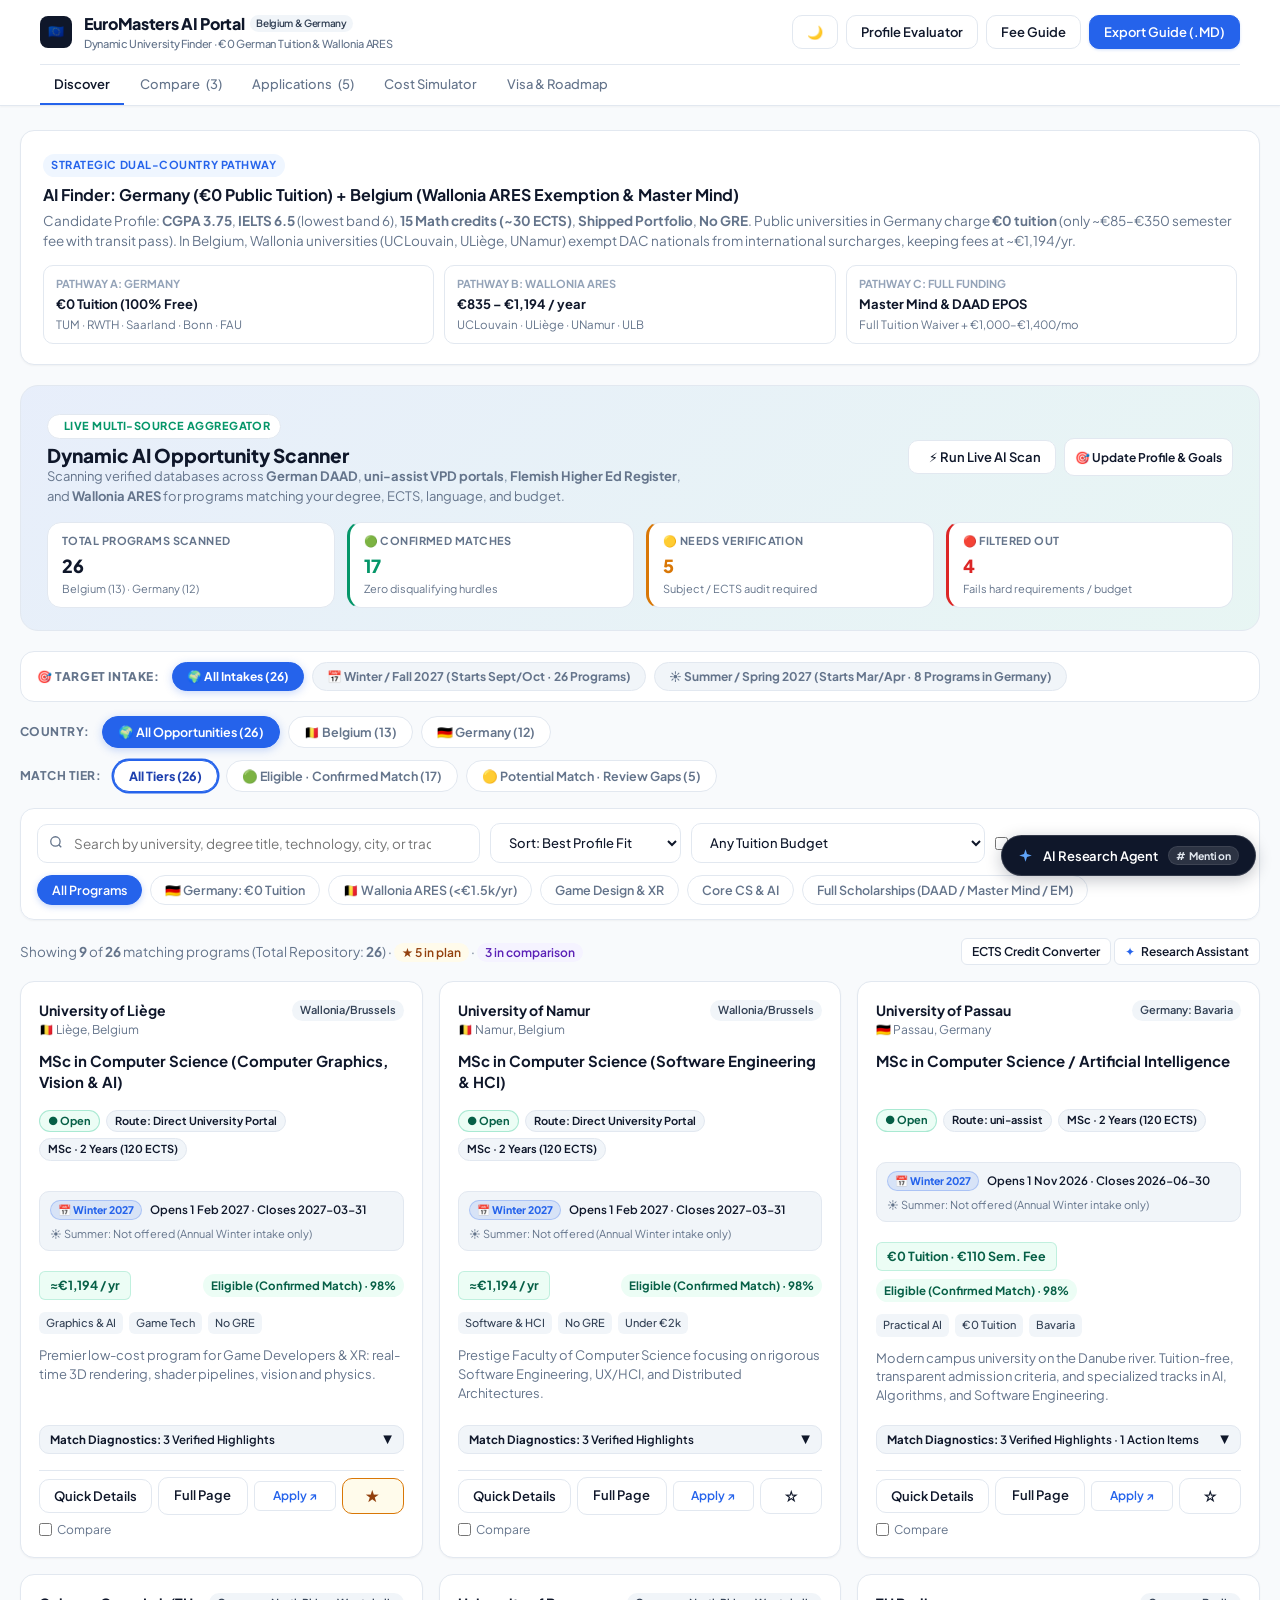
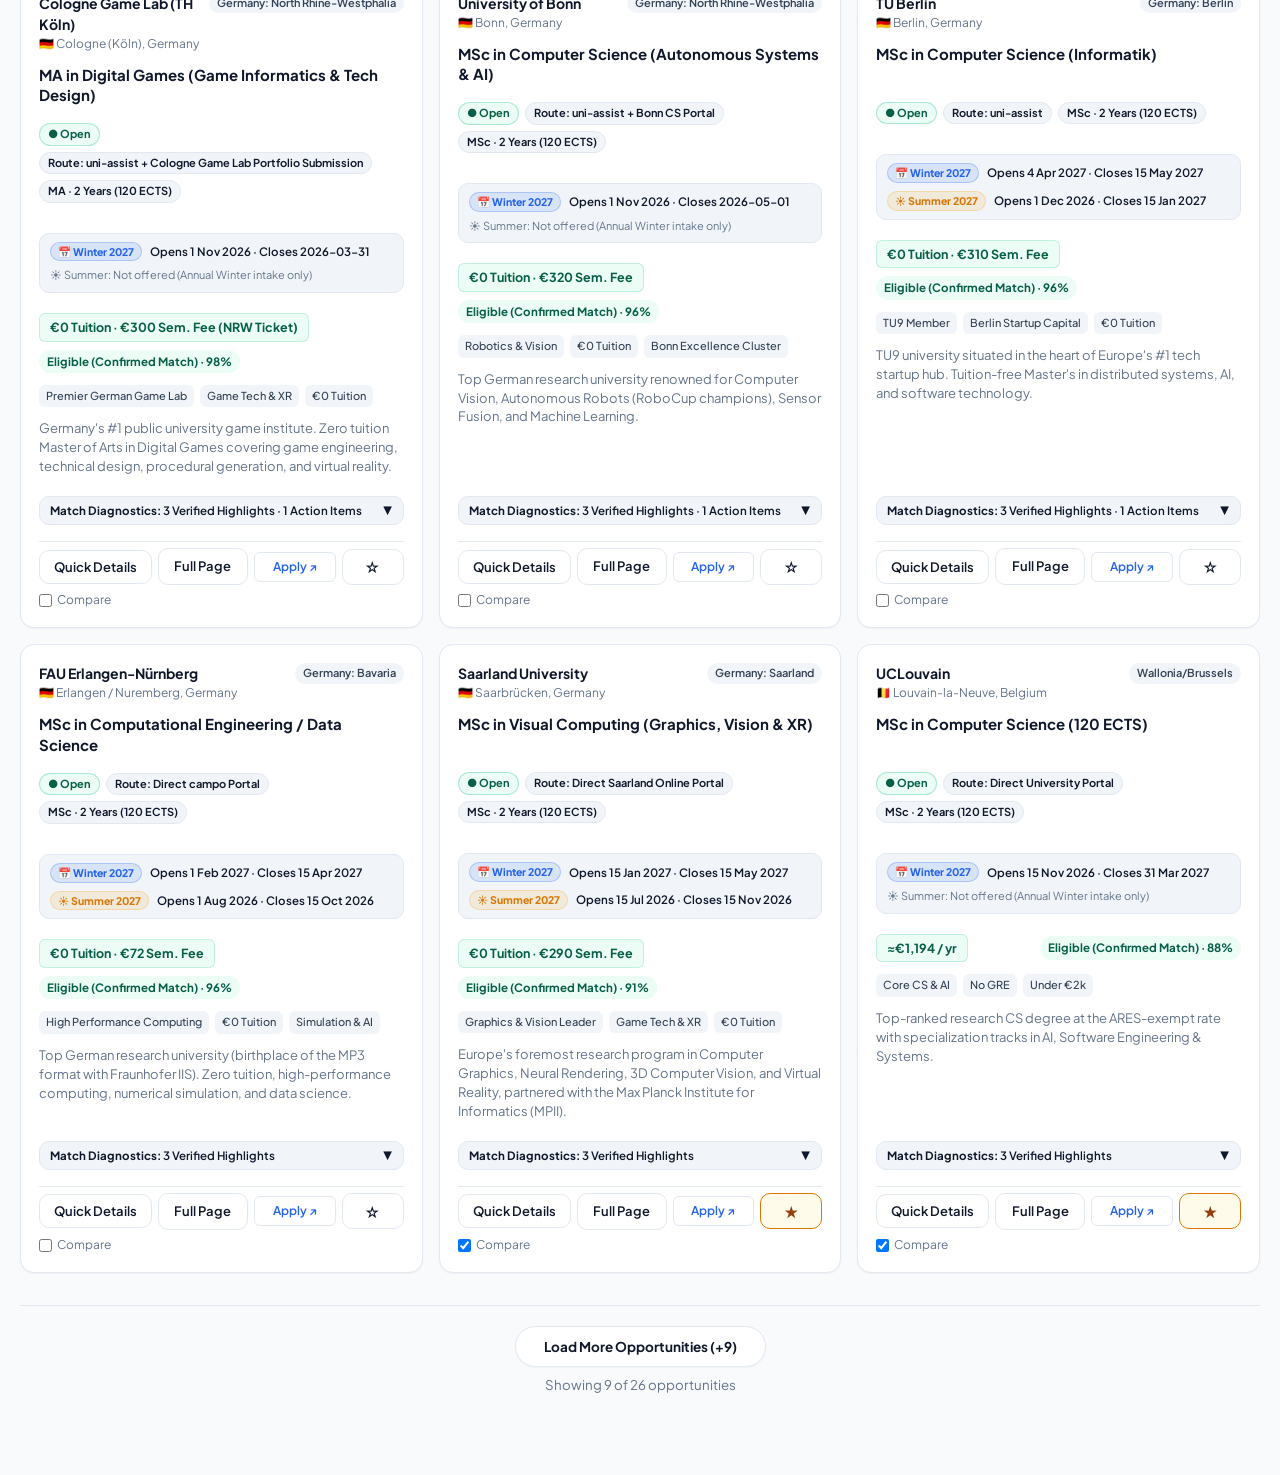
<file: index.html>
<!DOCTYPE html>
<html lang="en" data-theme="light">
<head>
  <meta charset="UTF-8">
  <meta name="viewport" content="width=device-width, initial-scale=1.0">
  <title>EuroMasters AI Finder | Belgium &amp; Germany CS, AI &amp; Tech Master's Portal</title>
  <meta name="description" content="AI-powered university finder dynamically matching your profile with English-taught Computer Science, AI, and Tech Master's degrees across Belgium and Germany with €0 German tuition and Wallonia ARES exemptions.">
  <meta name="keywords" content="Germany Masters, Belgium Masters, CS Germany, DAAD, uni-assist, UCLouvain, TUM, RWTH Aachen, Master Mind Scholarship, ARES Exemption, Student Visa">
  <meta name="author" content="Belgium Higher Education Portal">
  
  <!-- Open Graph -->
  <meta property="og:title" content="Belgium CS, AI &amp; Game Design Master’s Portal">
  <meta property="og:description" content="Find low-cost Belgian Master's programs (<€2k/yr), Master Mind scholarships, and get real-time AI research.">
  <meta property="og:type" content="website">

  <!-- Google Fonts -->
  <link rel="icon" href="data:image/svg+xml,<svg xmlns=%22http://www.w3.org/2000/svg%22 viewBox=%220 0 100 100%22><text y=%22.9em%22 font-size=%2290%22>🇧🇪</text></svg>">
  <link rel="preconnect" href="https://fonts.googleapis.com">
  <link rel="preconnect" href="https://fonts.gstatic.com" crossorigin>
  <link href="https://fonts.googleapis.com/css2?family=Inter:wght@400;500;600;700&family=Plus+Jakarta+Sans:wght@500;600;700;800&display=swap" rel="stylesheet">

  <!-- Stylesheets -->
  <link rel="stylesheet" href="css/base.css">
  <link rel="stylesheet" href="css/layout.css">
  <link rel="stylesheet" href="css/components.css">
  <link rel="stylesheet" href="css/university-page.css">
  <link rel="stylesheet" href="css/ai-agent.css">
</head>
<body>
  <!-- Global App Header -->
  <header>
    <div class="w">
      <div class="header-bar">
        <div class="logo-group">
          <div class="logo-badge">🇪🇺</div>
          <div>
            <div style="display:flex;align-items:center;gap:6px;">
              <span>EuroMasters AI Portal</span>
              <span class="region-badge" style="font-size:10px;padding:1px 6px;">Belgium &amp; Germany</span>
            </div>
            <span class="logo-sub">Dynamic University Finder · €0 German Tuition &amp; Wallonia ARES</span>
          </div>
        </div>

        <div class="header-actions">
          <button class="btn" id="themeToggleBtn" title="Toggle Light / Dark Mode" aria-label="Toggle Theme">🌙</button>
          <button class="btn" id="btnProfileModal" title="Customize Your Academic Profile" aria-label="Profile Evaluator">Profile Evaluator</button>
          <button class="btn" id="btnFeesInfoModal" title="How Belgian University Fees Work" aria-label="How Fees Work">Fee Guide</button>
          <button class="btn p" id="btnExportReport" title="Export Full Report as Markdown" aria-label="Export Markdown">Export Guide (.MD)</button>
        </div>
      </div>

      <!-- Navigation Tabs -->
      <nav class="main-nav" aria-label="Main Navigation">
        <button class="active" data-view="discover">Discover</button>
        <button data-view="compare">Compare <span id="navCompareCount"></span></button>
        <button data-view="plan">Applications <span id="navPlanCount"></span></button>
        <button data-view="costs">Cost Simulator</button>
        <button data-view="guide">Visa &amp; Roadmap</button>
      </nav>
    </div>
  </header>

  <!-- Main View Container -->
  <main class="w main-content">
    <h1 style="position: absolute; width: 1px; height: 1px; padding: 0; margin: -1px; overflow: hidden; clip: rect(0, 0, 0, 0); border: 0;">Belgium Computer Science, AI and Game Design Master's Degree Portal</h1>

    <!-- 1. Discover View -->
    <section class="view-section active" id="v-discover" aria-label="Discover Programs"></section>

    <!-- 2. Dedicated Full University Page View -->
    <section class="view-section" id="v-university-detail" aria-label="University Details Page"></section>

    <!-- 3. Side-by-Side Compare View -->
    <section class="view-section" id="v-compare" aria-label="Compare Programs"></section>

    <!-- 4. Plan & Applications Tracker -->
    <section class="view-section" id="v-plan" aria-label="Application Tracker"></section>

    <!-- 5. Living & Blocked Account Cost Simulator -->
    <section class="view-section" id="v-costs" aria-label="Cost Simulator"></section>

    <!-- 6. Visa D & Embassy Roadmap Guide -->
    <section class="view-section" id="v-guide" aria-label="Visa and Embassy Guide"></section>
  </main>

  <!-- Main Modular ES6 Application -->
  <script type="module" src="js/app.js"></script>
</body>
</html>
</file>
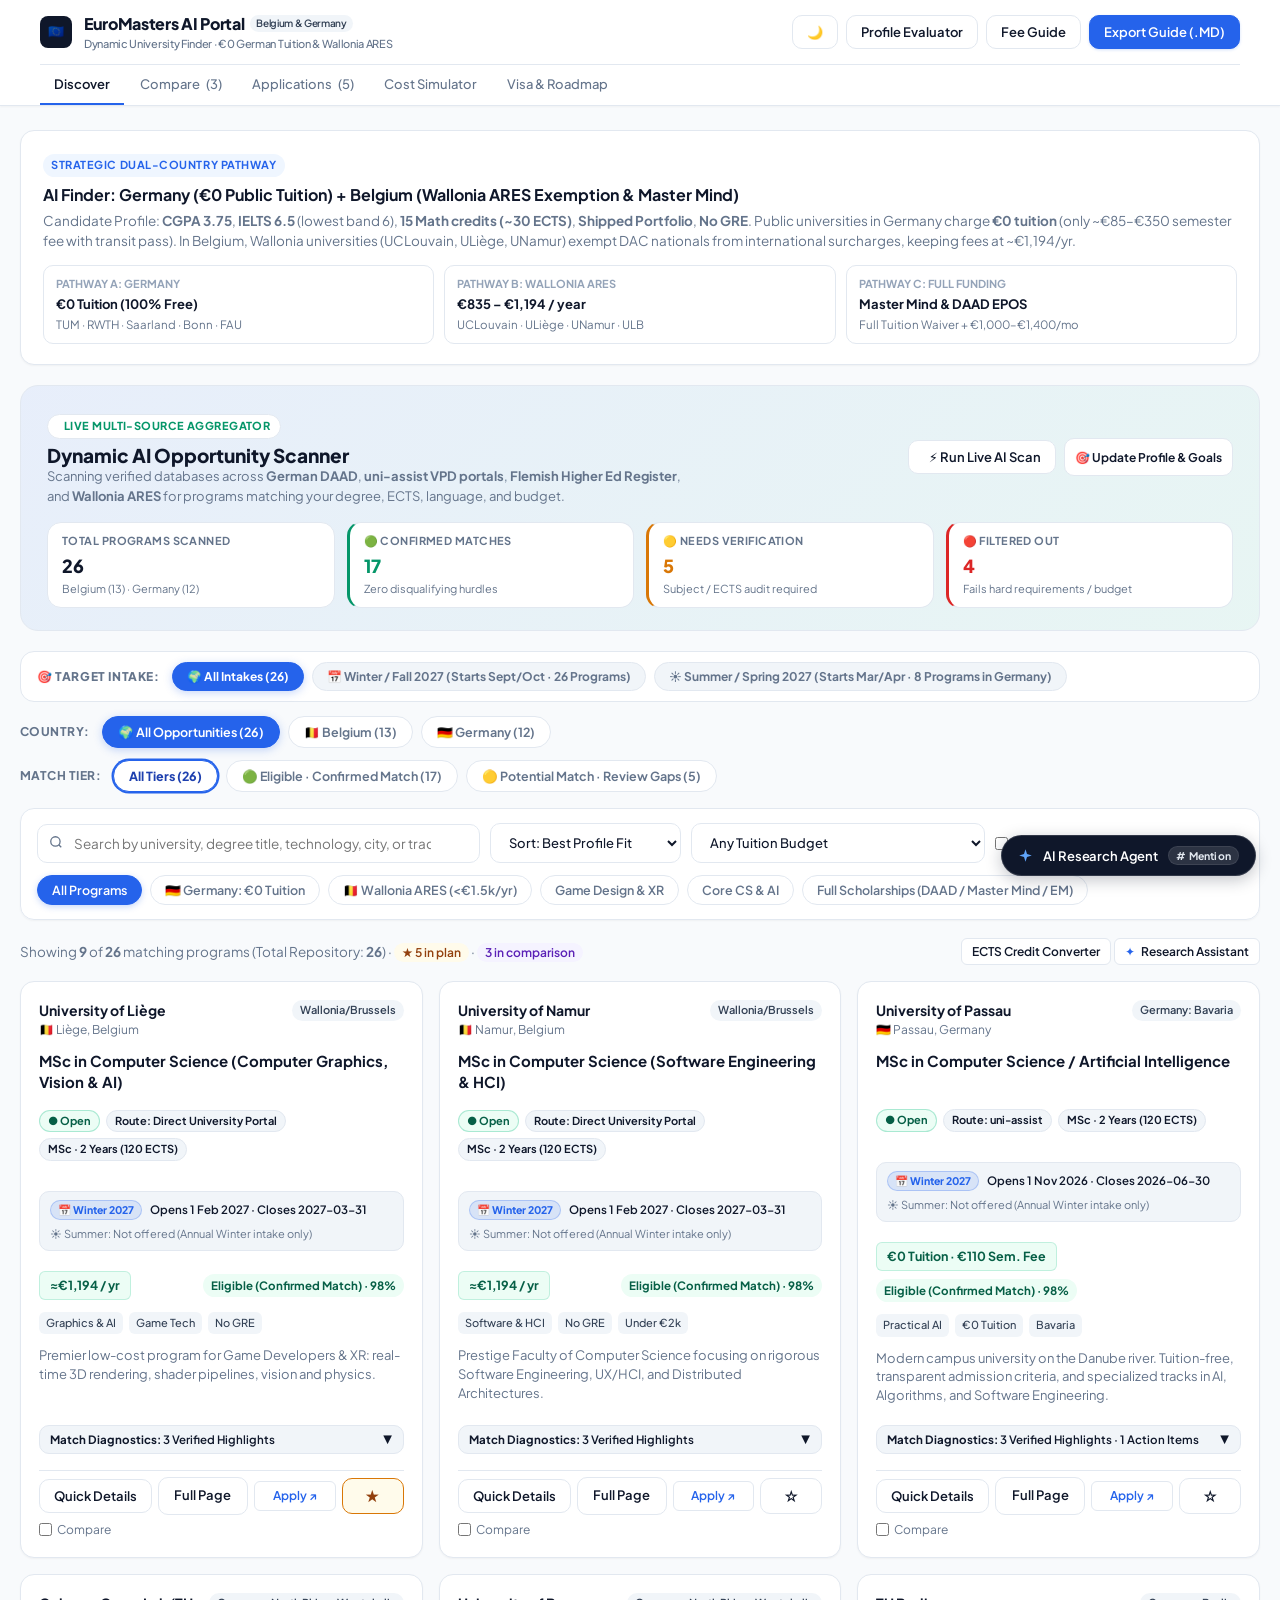
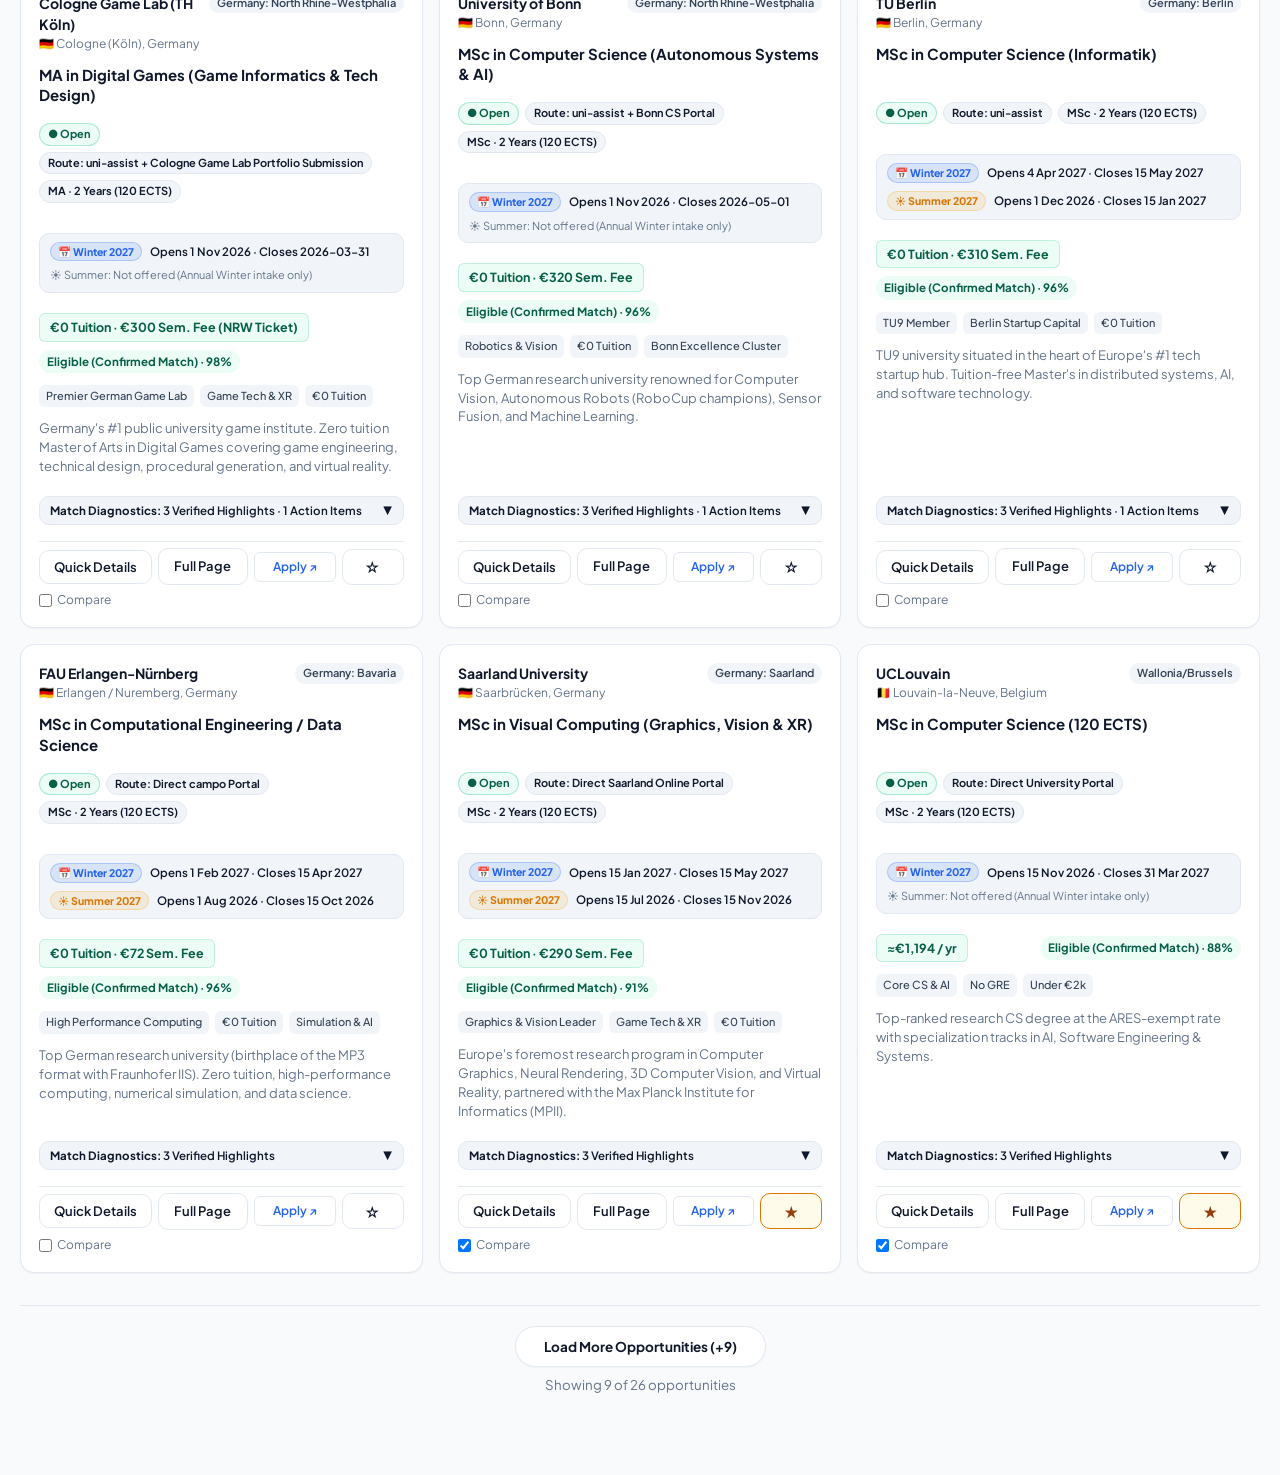
<file: belgium_masters_portal.html>
<!DOCTYPE html>
<html lang="en">
<head>
  <meta charset="UTF-8">
  <meta name="viewport" content="width=device-width, initial-scale=1.0">
  <meta http-equiv="refresh" content="0; url=index.html">
  <title>Redirecting to Belgium Master’s Portal...</title>
  <script>window.location.replace("index.html");</script>
</head>
<body style="font-family: sans-serif; text-align: center; padding: 40px;">
  <p>Redirecting to modern portal... If not redirected automatically, <a href="index.html">click here to open index.html</a>.</p>
</body>
</html>
</file>
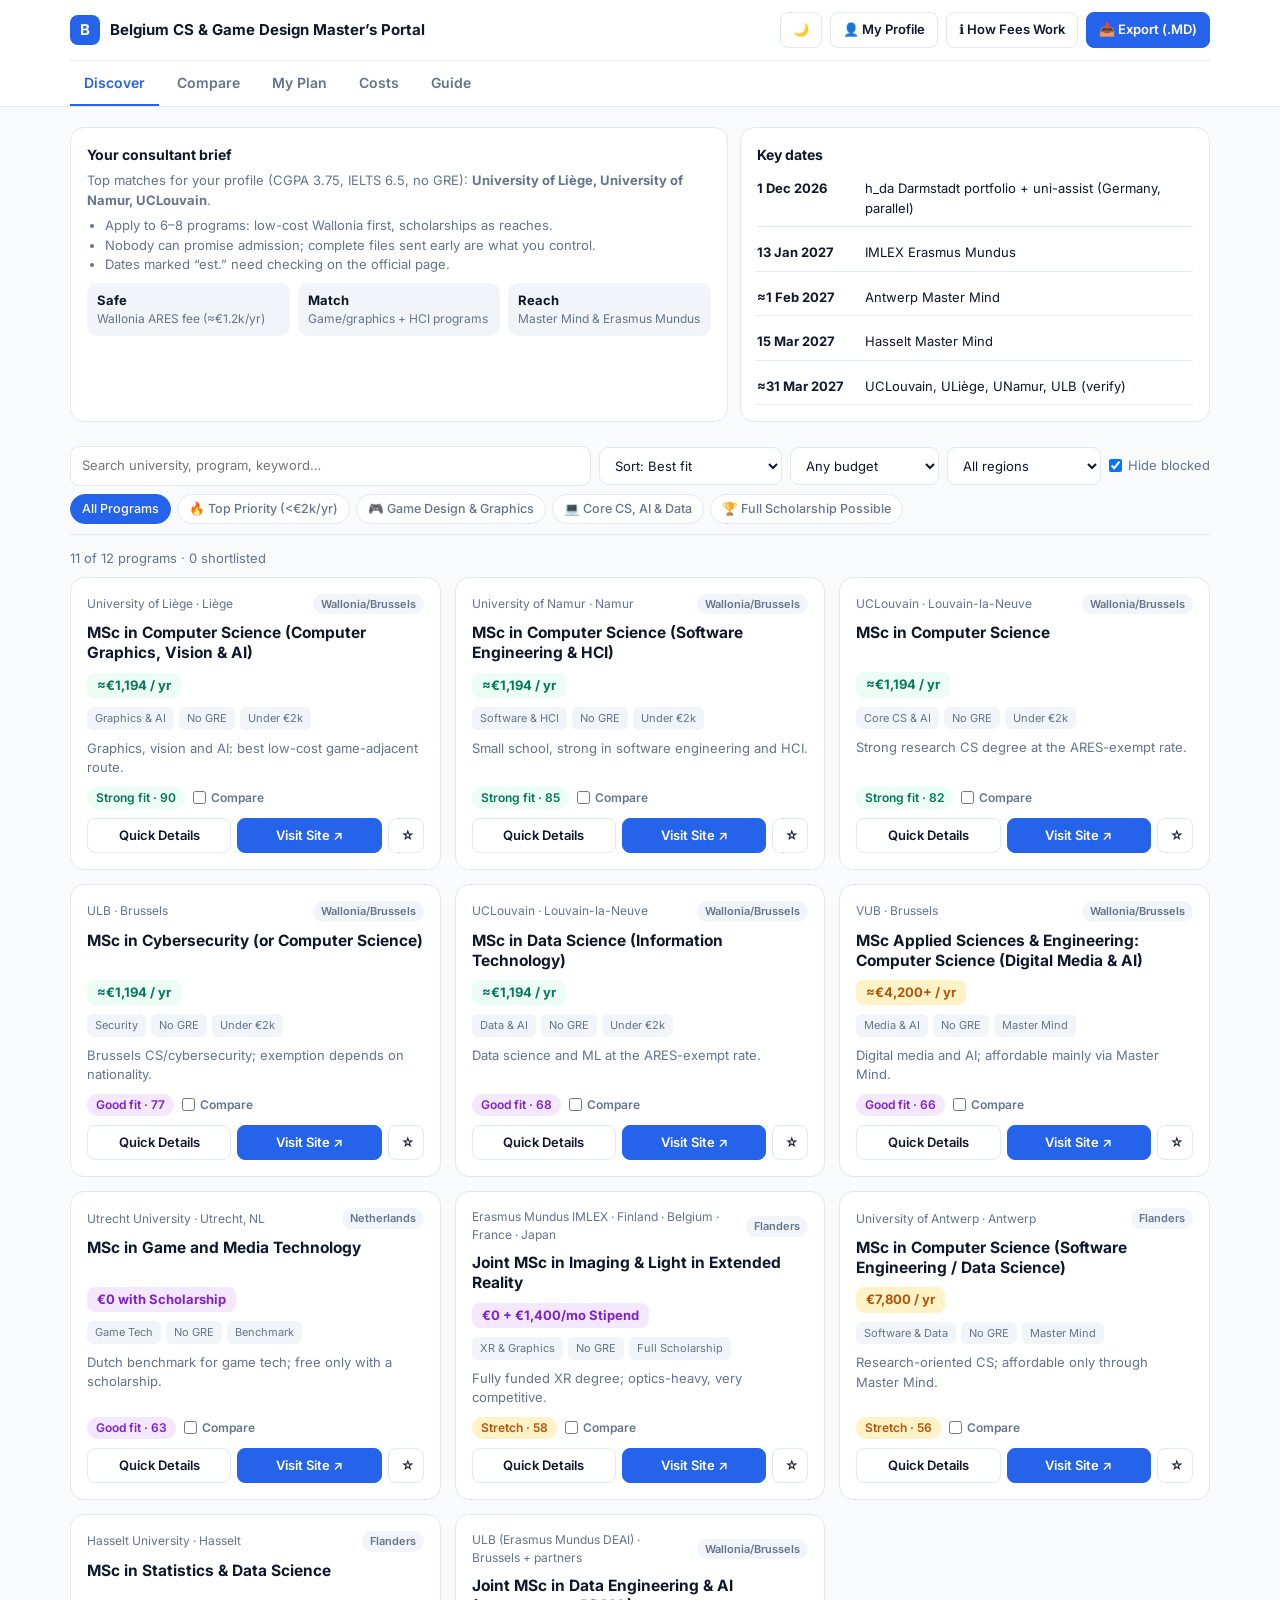
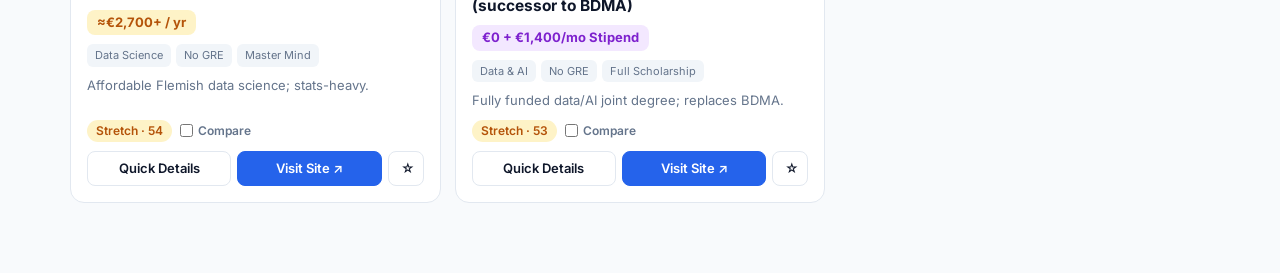
<file: belgium_masters_portal_backup.html>
<!DOCTYPE html>
<html lang="en">
<head>
<meta charset="UTF-8">
<meta name="viewport" content="width=device-width, initial-scale=1">
<title>Belgium CS &amp; Game Design Master’s Portal</title>
<link rel="preconnect" href="https://fonts.googleapis.com"><link rel="preconnect" href="https://fonts.gstatic.com" crossorigin>
<link href="https://fonts.googleapis.com/css2?family=Inter:wght@400;500;600;700;800&display=swap" rel="stylesheet">
<style>
:root{--bg:#F8FAFC;--card:#fff;--bd:#E2E8F0;--tx:#0F172A;--mu:#64748B;--pr:#2563EB;--prs:#EFF6FF;--gr:#10B981;--grs:#ECFDF5;--grt:#047857;--pus:#F3E8FF;--put:#7E22CE;--ams:#FEF3C7;--amt:#B45309;--rds:#FEE2E2;--rdt:#B91C1C;--ch:#F1F5F9}
[data-theme=dark]{--bg:#0B1120;--card:#111A2E;--bd:#1E293B;--tx:#E2E8F0;--mu:#94A3B8;--pr:#3B82F6;--prs:#172554;--grs:#052E22;--grt:#6EE7B7;--pus:#2E1065;--put:#D8B4FE;--ams:#3B2A05;--amt:#FCD34D;--rds:#450A0A;--rdt:#FCA5A5;--ch:#1E293B}
*{box-sizing:border-box;margin:0}body{font-family:Inter,system-ui,sans-serif;background:var(--bg);color:var(--tx);line-height:1.5;-webkit-font-smoothing:antialiased}
button,input,select{font:inherit;color:inherit}button{cursor:pointer}a{color:var(--pr)}
.w{max-width:1180px;margin:0 auto;padding:0 20px}
header{background:var(--card);border-bottom:1px solid var(--bd);position:sticky;top:0;z-index:30}
.bar{display:flex;align-items:center;justify-content:space-between;gap:10px;min-height:60px;flex-wrap:wrap;padding:8px 0}
.logo{display:flex;align-items:center;gap:10px;font-weight:700;font-size:15px}.logo i{width:30px;height:30px;border-radius:8px;background:var(--pr);color:#fff;display:grid;place-items:center;font-style:normal}
.btn{border-radius:8px;padding:7px 12px;font-size:13px;font-weight:600;border:1px solid var(--bd);background:var(--card);text-decoration:none;display:inline-block;text-align:center;transition:.15s}
.btn:hover{border-color:var(--pr);color:var(--pr)}.btn.p{background:var(--pr);border-color:var(--pr);color:#fff}.btn.p:hover{opacity:.9;color:#fff}.btn.sm{padding:5px 9px;font-size:12px}
.acts{display:flex;gap:8px;flex-wrap:wrap}
nav{display:flex;gap:4px;overflow-x:auto;border-top:1px solid var(--bd)}
nav button{border:0;background:none;padding:11px 14px;font-size:14px;font-weight:600;color:var(--mu);border-bottom:2px solid transparent;white-space:nowrap}
nav button.on{color:var(--pr);border-color:var(--pr)}
.view{display:none;padding:20px 0 70px}.view.on{display:block}
.box{background:var(--card);border:1px solid var(--bd);border-radius:14px;padding:16px}
.brief{display:grid;grid-template-columns:1.4fr 1fr;gap:12px;margin-bottom:14px}
.brief h3,.box h3{font-size:14px;margin-bottom:6px}.brief p,.brief li,.mu{font-size:13px;color:var(--mu)}.brief ul{padding-left:18px}
.mixes{display:grid;grid-template-columns:repeat(3,1fr);gap:8px;margin-top:8px}.mix{background:var(--ch);border-radius:10px;padding:8px 10px;font-size:12px;color:var(--mu)}.mix b{display:block;color:var(--tx);font-size:13px}
.fl{background:var(--bg);padding:10px 0;border-bottom:1px solid var(--bd);position:sticky;top:106px;z-index:20}
.row{display:flex;gap:8px;flex-wrap:wrap;align-items:center}
input[type=search],input[type=number],select,input[type=text]{padding:9px 11px;border:1px solid var(--bd);border-radius:9px;background:var(--card);font-size:13px;outline:none}
input:focus,select:focus{border-color:var(--pr)}.grow{flex:1 1 220px}
.pills{display:flex;gap:6px;flex-wrap:wrap;margin-top:8px}
.pill{padding:5px 11px;border-radius:99px;border:1px solid var(--bd);background:var(--card);font-size:12.5px;font-weight:500;color:var(--mu)}.pill.on{background:var(--pr);border-color:var(--pr);color:#fff}
.chk{display:flex;gap:6px;align-items:center;font-size:13px;color:var(--mu);cursor:pointer}
.cnt{font-size:13px;color:var(--mu);margin:14px 0 8px}
.grid{display:grid;grid-template-columns:repeat(3,1fr);gap:14px}
.card{background:var(--card);border:1px solid var(--bd);border-radius:14px;padding:16px;display:flex;flex-direction:column;gap:9px;transition:.15s}.card:hover{border-color:#94A3B8}
.meta{display:flex;justify-content:space-between;gap:8px;font-size:12px;color:var(--mu);align-items:center}
.rg{font-size:11px;font-weight:600;padding:2px 8px;border-radius:99px;background:var(--ch);white-space:nowrap}
.card h4{font-size:15.5px;line-height:1.3;display:-webkit-box;-webkit-line-clamp:2;-webkit-box-orient:vertical;overflow:hidden;min-height:40px}
.price{align-self:flex-start;font-size:13px;font-weight:700;padding:3px 10px;border-radius:8px}.g{background:var(--grs);color:var(--grt)}.p{background:var(--pus);color:var(--put)}.a{background:var(--ams);color:var(--amt)}.r{background:var(--rds);color:var(--rdt)}
.chips{display:flex;gap:5px;flex-wrap:wrap}.chip{font-size:11px;padding:3px 8px;border-radius:6px;background:var(--ch);color:var(--mu)}
.sum{font-size:13px;color:var(--mu);flex:1}
.fit{display:flex;align-items:center;gap:8px;font-size:12px;font-weight:600}.fit span{padding:2px 9px;border-radius:99px}
.bt{display:flex;gap:6px}.bt .btn{flex:1}
.star{flex:0 0 auto!important;width:36px}.star.on{background:var(--ams);border-color:var(--amt)}
.cmp{font-size:12px;color:var(--mu);display:flex;gap:5px;align-items:center;cursor:pointer}
.ov{position:fixed;inset:0;background:rgba(15,23,42,.55);backdrop-filter:blur(5px);display:none;align-items:center;justify-content:center;padding:14px;z-index:60}.ov.on{display:flex}
.md{background:var(--card);border:1px solid var(--bd);border-radius:16px;max-width:640px;width:100%;max-height:90vh;overflow:auto}
.mh{padding:20px 22px 14px;border-bottom:1px solid var(--bd);position:relative}.mh h2{font-size:18px;line-height:1.3;margin:6px 34px 8px 0}
.x{position:absolute;right:12px;top:12px;border:0;background:var(--ch);width:30px;height:30px;border-radius:8px}
.mb{padding:4px 22px}.sec{padding:13px 0;border-bottom:1px solid var(--bd)}.sec:last-child{border:0}.sec h5{font-size:13px;margin-bottom:7px}
.sec ul{padding-left:18px;font-size:13px;color:var(--mu)}.sec li{margin-bottom:4px}
.ck{display:grid;gap:6px}.ck div{display:flex;gap:8px;font-size:13px;align-items:flex-start}.ck b{flex:0 0 22px;height:22px;border-radius:6px;display:grid;place-items:center;font-size:12px}
.ok b{background:var(--grs);color:var(--grt)}.wn b{background:var(--ams);color:var(--amt)}.bd b{background:var(--rds);color:var(--rdt)}
.sp{display:grid;grid-template-columns:1fr 1fr;gap:8px}.s{background:var(--bg);border:1px solid var(--bd);border-radius:10px;padding:8px 10px;font-size:12px;color:var(--mu)}.s b{display:block;color:var(--tx);font-size:13px;font-weight:600}.s.wd{grid-column:1/-1}
.mf{padding:12px 22px 20px;display:flex;gap:8px;justify-content:flex-end;flex-wrap:wrap}
table{width:100%;border-collapse:collapse;font-size:13px}th,td{padding:9px 10px;border-bottom:1px solid var(--bd);text-align:left;vertical-align:top}th{color:var(--mu);font-weight:600;font-size:12px}
.sc{overflow-x:auto}
.form{display:grid;grid-template-columns:repeat(auto-fill,minmax(150px,1fr));gap:10px}.form label{font-size:12px;color:var(--mu);display:grid;gap:3px}
.pc{display:grid;gap:10px}.plan{display:grid;gap:10px}
.pr{border:1px solid var(--bd);border-radius:12px;padding:12px 14px;background:var(--card)}
.pr summary{cursor:pointer;display:flex;gap:10px;align-items:center;justify-content:space-between;flex-wrap:wrap;font-weight:600;font-size:14px}
.bar2{height:6px;background:var(--ch);border-radius:9px;overflow:hidden;margin:8px 0}.bar2 i{display:block;height:100%;background:var(--gr)}
.tl{display:grid;gap:8px}.tl div{display:flex;gap:12px;font-size:13px;padding:8px 0;border-bottom:1px solid var(--bd)}.tl b{flex:0 0 96px}
.two{display:grid;grid-template-columns:1fr 1fr;gap:14px}
.empty{text-align:center;color:var(--mu);padding:40px 0;grid-column:1/-1}
@media(max-width:960px){.grid{grid-template-columns:repeat(2,1fr)}.brief,.two{grid-template-columns:1fr}.fl{top:0;position:static}}
@media(max-width:640px){.grid{grid-template-columns:1fr}.sp,.mixes{grid-template-columns:1fr}}
</style>
</head>
<body>
<header><div class="w">
 <div class="bar"><div class="logo"><i>B</i>Belgium CS &amp; Game Design Master’s Portal</div>
 <div class="acts"><button class="btn" id="theme">🌙</button><button class="btn" id="bProfile">👤 My Profile</button><button class="btn" id="bInfo">ℹ️ How Fees Work</button><button class="btn p" id="bExport">📥 Export (.MD)</button></div></div>
 <nav id="nav"></nav></div></header>

<main class="w">
<section class="view on" id="v-discover">
 <div class="brief"><div class="box"><h3>Your consultant brief</h3><div id="briefTxt"></div>
  <div class="mixes"><div class="mix"><b>Safe</b>Wallonia ARES fee (≈€1.2k/yr)</div><div class="mix"><b>Match</b>Game/graphics + HCI programs</div><div class="mix"><b>Reach</b>Master Mind &amp; Erasmus Mundus</div></div></div>
  <div class="box"><h3>Key dates</h3><div class="tl" id="keyDates"></div></div></div>
 <div class="fl"><div class="row"><input type="search" id="q" class="grow" placeholder="Search university, program, keyword…"><select id="sort"><option value="fit">Sort: Best fit</option><option value="fee">Sort: Lowest fee</option><option value="date">Sort: Nearest deadline</option></select><select id="budget"><option value="0">Any budget</option><option value="1500">Under €1,500/yr</option><option value="2000">Under €2,000/yr</option><option value="5000">Under €5,000/yr</option></select><select id="region"><option value="">All regions</option><option>Wallonia/Brussels</option><option>Flanders</option><option>Netherlands</option></select><label class="chk"><input type="checkbox" id="hideBlocked" checked> Hide blocked</label></div><div class="pills" id="pills"></div></div>
 <div class="cnt" id="cnt"></div><div class="grid" id="grid"></div>
</section>

<section class="view" id="v-compare"><div class="box sc" id="cmpBox"></div></section>

<section class="view" id="v-plan"><div class="two"><div><h3 style="margin-bottom:8px">My applications</h3><div class="plan" id="plan"></div></div><div><h3 style="margin-bottom:8px">Deadline timeline</h3><div class="box"><div class="tl" id="tline"></div></div></div></div></section>

<section class="view" id="v-costs"><div class="box" style="margin-bottom:14px"><div class="form" id="costForm"></div><p class="mu" style="margin-top:8px">Estimates only. Living cost and insurance vary by city and provider. Funding is shown only for programs where you tick “assume funded”.</p></div><div class="box sc" id="costTbl"></div></section>

<section class="view" id="v-guide"><div class="two"><div class="box"><h3>Roadmap to September 2027</h3><div class="tl" id="road"></div></div><div><div class="box" style="margin-bottom:14px"><h3>Your document checklist</h3><div class="ck" id="docs"></div></div><div class="box"><h3>Straight answers</h3><div id="faq"></div></div></div></div></section>
</main>

<div class="ov" id="ovDetail"><div class="md" id="md"></div></div>
<div class="ov" id="ovInfo"><div class="md"><div class="mh"><button class="x" data-x>✕</button><h2>How Belgium fees work</h2></div><div class="mb"><div class="sec"><ul>
<li><b>Wallonia/Brussels (UCLouvain, ULiège, UNamur, ULB):</b> full fee is €1,194 for 2026-27 (indexed yearly). Non-EU students pay an extra €4,175 unless their nationality is on the ARES list. Pakistan was on the 2025-26 list; confirm it is in the 2026-27 annexes before you rely on it. Income-based rates of €835, €374 or €0 exist, with the application due by 31 October each year.</li>
<li><b>Flanders:</b> non-EU tuition is rising (University of Antwerp master’s: €5,800 → €7,800 in 2026-27). Treat Flemish programs as scholarship-dependent.</li>
<li><b>Master Mind:</b> €10,225/yr plus tuition waiver (about €136–140 admin fee). You cannot apply directly: the university nominates you, only about 30 awards exist, and host deadlines run January–April. The 2027-28 call is under review.</li>
<li><b>Erasmus Mundus:</b> tuition waiver plus about €1,400/month. BDMA’s EU funding ended in October 2026; its successor at ULB is DEAI. You cannot combine Erasmus Mundus with Master Mind.</li>
<li><b>Proof of means:</b> the ~€10,000 figure is living money, not tuition. You can show it with a Belgian bank account, a scholarship letter, or an Annex 32 sponsor.</li></ul></div></div><div class="mf"><button class="btn p" data-x>Got it</button></div></div></div>
<div class="ov" id="ovProfile"><div class="md"><div class="mh"><button class="x" data-x>✕</button><h2>My profile</h2><p class="mu">Fit scores and eligibility checks update from these values. Saved in this browser only.</p></div><div class="mb"><div class="sec"><div class="form" id="pf"></div></div></div><div class="mf"><button class="btn" id="pReset">Reset</button><button class="btn p" data-x>Done</button></div></div></div>

<script>
/* ---------- DATA ---------- */
const P=[
{id:1,u:"UCLouvain",c:"Louvain-la-Neuve",r:"Wallonia/Brussels",t:"MSc in Computer Science",pill:"≈€1,194 / yr",cl:"g",fee:1194,tags:["Core CS & AI","No GRE","Under €2k"],cats:["top","core"],gre:0,iel:6.5,gpa:3.0,int:4,sel:3,sum:"Strong research CS degree at the ARES-exempt rate.",
 why:["ARES-listed nationals skip the extra €4,175 fee; full rate is €1,194 (2026-27).","UCLouvain also runs an EPL Excellence tuition scholarship (non-EU, about 31 March)."],pre:["Strong BS in CS/IT","Algorithms","OOP","Linear Algebra","Probability"],dl:"2027-03-31",est:1,tu:"≈€1,194/yr (2026-27 full rate, indexed)",af:"≈€0–€200 (verify)",url:"https://uclouvain.be/en-prog-sinfo2m"},
{id:2,u:"UCLouvain",c:"Louvain-la-Neuve",r:"Wallonia/Brussels",t:"MSc in Data Science (Information Technology)",pill:"≈€1,194 / yr",cl:"g",fee:1194,tags:["Data & AI","No GRE","Under €2k"],cats:["top","core"],gre:0,iel:6.5,gpa:3.0,int:3,sel:3,math:20,sum:"Data science and ML at the ARES-exempt rate.",
 why:["Same fee rule as the CS master.","Heavier on statistics, so check your math credits."],pre:["BS in CS/Math","Statistics","Calculus","Programming","Databases"],dl:"2027-03-31",est:1,tu:"≈€1,194/yr (2026-27 full rate)",af:"≈€0–€200 (verify)",url:"https://uclouvain.be/en-prog-dati2m"},
{id:3,u:"University of Liège",c:"Liège",r:"Wallonia/Brussels",t:"MSc in Computer Science (Computer Graphics, Vision & AI)",pill:"≈€1,194 / yr",cl:"g",fee:1194,tags:["Graphics & AI","No GRE","Under €2k"],cats:["top","game"],gre:0,iel:6.0,gpa:3.0,int:5,sel:2,sum:"Graphics, vision and AI: best low-cost game-adjacent route.",
 why:["Graphics and vision map directly to engines and XR work.","Lowest-cost route that matches your game-dev background."],pre:["BS in CS","Computer Graphics","Algorithms","C++/Python","Linear Algebra"],dl:"2027-03-31",est:1,tu:"≈€1,194/yr if ARES-exempt (verify track and language)",af:"€0 (verify)",url:"https://www.programmes.uliege.be/"},
{id:4,u:"University of Namur",c:"Namur",r:"Wallonia/Brussels",t:"MSc in Computer Science (Software Engineering & HCI)",pill:"≈€1,194 / yr",cl:"g",fee:1194,tags:["Software & HCI","No GRE","Under €2k"],cats:["top","core"],gre:0,iel:6.0,gpa:3.0,int:4,sel:2,sum:"Small school, strong in software engineering and HCI.",
 why:["Same ARES fee rule keeps tuition near €1.2k.","HCI and software engineering fit UX, tools and game roles."],pre:["BS in CS/SE","HCI","Software Engineering","Databases"],dl:"2027-03-31",est:1,tu:"≈€1,194/yr (2026-27 full rate)",af:"≈€150 (verify)",url:"https://www.unamur.be/en/sci/info"},
{id:5,u:"ULB",c:"Brussels",r:"Wallonia/Brussels",t:"MSc in Cybersecurity (or Computer Science)",pill:"≈€1,194 / yr",cl:"g",fee:1194,tags:["Security","No GRE","Under €2k"],cats:["top","core"],gre:0,iel:6.0,gpa:3.0,int:3,sel:3,sum:"Brussels CS/cybersecurity; exemption depends on nationality.",
 why:["ULB charges €1,194 plus €4,175 unless your nationality is exempt.","Security is in demand around Brussels’ EU institutions."],pre:["BS in CS","Information Security","Networks","Operating Systems"],dl:"2027-03-31",est:1,tu:"≈€1,194/yr if exempt, else ≈€5,369",af:"≈€200 (verify)",url:"https://www.ulb.be/en/programme/ma-secu"},
{id:6,u:"Erasmus Mundus IMLEX",c:"Finland · Belgium · France · Japan",r:"Flanders",t:"Joint MSc in Imaging & Light in Extended Reality",pill:"€0 + €1,400/mo Stipend",cl:"p",fee:0,tags:["XR & Graphics","No GRE","Full Scholarship"],cats:["game","scholarship"],em:1,gre:0,iel:6.5,gpa:3.5,int:4,sel:5,math:25,sum:"Fully funded XR degree; optics-heavy, very competitive.",
 why:["Full tuition waiver plus about €1,400/month.","KU Leuven hosts the lighting summer school; the main base is Finland and France."],pre:["BS in CS/IT","Computer Graphics","Physics/Optics","C++","Math"],dl:"2027-01-13",est:0,tu:"€0 with Erasmus Mundus scholarship",af:"€0",url:"https://imlex.org/"},
{id:7,u:"VUB",c:"Brussels",r:"Wallonia/Brussels",t:"MSc Applied Sciences & Engineering: Computer Science (Digital Media & AI)",pill:"≈€4,200+ / yr",cl:"a",fee:4200,tags:["Media & AI","No GRE","Master Mind"],cats:["game","scholarship"],mm:1,gre:0,iel:6.5,gpa:3.5,int:5,sel:4,sum:"Digital media and AI; affordable mainly via Master Mind.",
 why:["Master Mind brings tuition to about €140 plus a €10,225 grant if nominated.","Digital media and HCI courses suit interactive and game work."],pre:["BS in CS","Multimedia","HCI","Web/Mobile Dev","AI"],dl:"2027-04-01",est:1,tu:"≈€4,200+/yr (2025-26 figure, Flemish non-EU fees are rising)",af:"€0 (verify)",url:"https://www.vub.be/en/studying-at-vub/all-study-programmes-at-vub/bachelors-and-masters-programmes-at-vub/applied-sciences-and-engineering-computer-science"},
{id:8,u:"LUCA School of Arts",c:"Genk",r:"Flanders",t:"Master of Game Design / Audiovisual Arts",pill:"≈€7,000+ / yr",cl:"a",fee:7000,tags:["Game Design","Portfolio","Master Mind"],cats:["game"],mm:1,port:1,gre:0,iel:6.0,gpa:3.3,int:5,sel:4,sum:"Arts-school game design; portfolio and interview decide.",
 why:["Pure game-design focus; your shipped games are your strongest asset.","Master Mind can cut tuition sharply but is competitive."],pre:["Game dev portfolio","3D Graphics/Animation","Unity/Unreal prototype","Interview"],dl:"2027-03-01",est:1,tu:"≈€7,000+/yr self-funded (verify 2027-28)",af:"≈€75 (verify)",url:"https://www.luca-arts.be/en"},
{id:9,u:"Utrecht University",c:"Utrecht, NL",r:"Netherlands",t:"MSc in Game and Media Technology",pill:"€0 with Scholarship",cl:"p",fee:20000,tags:["Game Tech","No GRE","Benchmark"],cats:["game","scholarship"],gre:0,iel:6.5,band:6.0,gpa:3.5,int:5,sel:5,sum:"Dutch benchmark for game tech; free only with a scholarship.",
 why:["One of the best game-tech masters in the region, a useful comparison.","Full fee is over €20k, so the scholarship is essential."],pre:["BS in CS","Physics Engines","3D Graphics","AI for Games","Linear Algebra"],dl:"2027-01-15",est:1,tu:"€0 only with Utrecht Excellence Scholarship; otherwise over €20k",af:"≈€100 (verify)",url:"https://www.uu.nl/en/masters/game-and-media-technology"},
{id:10,u:"ULB (Erasmus Mundus DEAI)",c:"Brussels + partners",r:"Wallonia/Brussels",t:"Joint MSc in Data Engineering & AI (successor to BDMA)",pill:"€0 + €1,400/mo Stipend",cl:"p",fee:0,tags:["Data & AI","No GRE","Full Scholarship"],cats:["core","scholarship"],em:1,gre:0,iel:6.5,gpa:3.3,int:3,sel:5,math:20,sum:"Fully funded data/AI joint degree; replaces BDMA.",
 why:["BDMA’s EU funding ended in October 2026; DEAI is the new Erasmus Mundus program.","Full waiver plus monthly stipend if selected."],pre:["BS in CS","Databases","Data Structures","Probability & Statistics"],dl:null,est:1,tu:"€0 with Erasmus Mundus scholarship",af:"€0 (verify)",url:"https://bdma.ulb.ac.be/"},
{id:11,u:"Hasselt University",c:"Hasselt",r:"Flanders",t:"MSc in Statistics & Data Science",pill:"≈€2,700+ / yr",cl:"a",fee:2699,tags:["Data Science","No GRE","Master Mind"],cats:["core","scholarship"],mm:1,gre:0,iel:6.5,gpa:3.5,int:2,sel:3,math:30,sum:"Affordable Flemish data science; stats-heavy.",
 why:["Master Mind brings tuition to about €140 plus the grant.","Needs strong statistics, which is your thinnest area."],pre:["BS in CS/Math","Probability & Statistics","Linear Algebra","Programming"],dl:"2027-03-15",est:1,tu:"from ≈€2,699/yr (older figure; 2026-27 has new non-EEA categories)",af:"€0",url:"https://www.uhasselt.be/en/study/programmes/master-of-statistics-and-data-science"},
{id:12,u:"University of Antwerp",c:"Antwerp",r:"Flanders",t:"MSc in Computer Science (Software Engineering / Data Science)",pill:"€7,800 / yr",cl:"a",fee:7800,tags:["Software & Data","No GRE","Master Mind"],cats:["core","scholarship"],mm:1,gre:0,iel:6.5,gpa:3.5,int:3,sel:4,sum:"Research-oriented CS; affordable only through Master Mind.",
 why:["Non-EU master’s tuition rose to €7,800 in 2026-27.","Master Mind (host deadline about 1 Feb) drops it to about €140."],pre:["Research-oriented BS in CS","Algorithms","Distributed Systems","Software Engineering"],dl:"2027-02-01",est:1,tu:"€7,800/yr (2026-27); about €140 with Master Mind",af:"€0",url:"https://www.uantwerpen.be/en/study/programmes/all-programmes/master-software-engineering/"}
];
const CATS=[["all","All Programs"],["top","🔥 Top Priority (<€2k/yr)"],["game","🎮 Game Design & Graphics"],["core","💻 Core CS, AI & Data"],["scholarship","🏆 Full Scholarship Possible"]];
const STAT=["Researching","Preparing","Applied","Offer","Rejected"];
const TASKS=["Eligibility checked","IELTS report ready","Transcript + degree (HEC + apostille)","CV and motivation letter","2 reference letters","Portfolio / project links","Application submitted","Scholarship form (if any)","Visa D documents"];
const DOCS=["Passport (valid 18+ months)","Degree + transcript, HEC attested, MOFA apostille","IELTS Academic report (6.5, speaking 6.0)","MOI certificate from your university (you don’t have one yet: request it)","CV (Europass) + motivation letter per program","2 academic or employer reference letters (Euphoria XR letter helps)","Portfolio: 3–5 shipped games, builds, short videos, GitHub","Course syllabi / module descriptions PDF","Police clearance + medical certificate (visa D, verify with embassy)","Proof of means: Annex 32 sponsor, scholarship letter or Belgian bank account"];
const ROAD=[["Now – Dec 2026","Shortlist 6–8 programs (2 safe, 3 match, 2 reach). Request MOI + syllabi from your university. Get apostille done. Ask referees."],["13 Jan 2027","IMLEX deadline (Erasmus Mundus). Check DEAI at ULB and KU Leuven Master Mind host deadline."],["Feb – Mar 2027","Antwerp Master Mind (≈1 Feb), LUCA portfolio (≈1 Mar), Hasselt Master Mind (15 Mar), Wallonia programs (≈31 Mar). Verify every date."],["Apr 2027","VUB / Ghent Master Mind (≈1 Apr). Erasmus Mundus results mid-April."],["May – Jun 2027","Accept offer. Arrange Annex 32 sponsor or funds. Book visa appointment early."],["Jun – Aug 2027","Visa D application (Belgian embassy / authorised center). Housing, insurance, flights."],["Sep 2027","Arrive. Register at the commune within 8 days, then residence card."]];
const KEY=[["1 Dec 2026","h_da Darmstadt portfolio + uni-assist (Germany, parallel)"],["13 Jan 2027","IMLEX Erasmus Mundus"],["≈1 Feb 2027","Antwerp Master Mind"],["15 Mar 2027","Hasselt Master Mind"],["≈31 Mar 2027","UCLouvain, ULiège, UNamur, ULB (verify)"]];
const FAQ=[["Can anyone guarantee admission?","No. A good strategy raises your odds: apply to a mix of safe, match and reach programs, and send complete files early."],["Why Sept 2027, not summer?","Belgian master’s programs start in September. A Feb 2027 start is rare and its deadlines are mostly gone."],["Is IELTS 6.5 enough?","For most programs here, yes. Check each band minimum: your speaking is 6.0. Master Mind hosts may ask for more."],["Can I do Germany and Belgium together?","Yes. Your h_da deadline (1 Dec) comes first, and Belgian deadlines start in January."],["Wallonia vs Flanders?","Wallonia is cheapest for you if Pakistan stays on the ARES list. Flanders now depends on Master Mind, which is very selective."]];

/* ---------- STATE ---------- */
const DEF={cgpa:3.75,ielts:6.5,band:6.0,gre:0,math:15,port:1,budget:2000};
let S={prof:{...DEF},star:[],cmp:[],stat:{},task:{},docs:{},cost:{live:900,ins:50,one:600,fund:{}},view:"discover",cat:"all",theme:null};
try{const x=JSON.parse(localStorage.getItem("bmp")||"null");if(x)S={...S,...x,prof:{...DEF,...x.prof},cost:{...S.cost,...x.cost}};}catch(e){}
const save=()=>{try{localStorage.setItem("bmp",JSON.stringify(S));}catch(e){}};
const $=s=>document.querySelector(s),$$=s=>[...document.querySelectorAll(s)];
const E=s=>String(s).replace(/[&<>"]/g,c=>({"&":"&amp;","<":"&lt;",">":"&gt;",'"':"&quot;"}[c]));
const eur=n=>"€"+Math.round(n).toLocaleString("en-US");
const days=d=>Math.ceil((new Date(d+"T23:59:00")-new Date())/864e5);
const fmtD=d=>new Date(d+"T12:00:00").toLocaleDateString("en-GB",{day:"numeric",month:"short",year:"numeric"});

/* ---------- FIT ENGINE ---------- */
function checks(p){
 const f=S.prof,o=[];
 o.push(p.gre&&!f.gre?["bd","Test","GRE required and you have none"]:["ok","Test","No GRE needed"]);
 if(f.ielts<p.iel)o.push(["bd","English","Needs IELTS "+p.iel+"; you have "+f.ielts]);
 else if(p.band&&f.band<p.band)o.push(["wn","English","Needs "+p.band+" in each band; your lowest is "+f.band]);
 else o.push(["ok","English","IELTS "+p.iel+" met (no MOI on file; verify band minimums)"]);
 if(p.fee<=f.budget)o.push(["ok","Budget",p.pill+" is within "+eur(f.budget)+"/yr"]);
 else if(p.cats.includes("scholarship"))o.push(["wn","Budget","Over budget unless you win a scholarship"]);
 else o.push(["bd","Budget",p.pill+" exceeds "+eur(f.budget)+"/yr"]);
 if(p.math&&f.math<p.math)o.push(["wn","Subject","Wants about "+p.math+" math/stats credits; you have "+f.math]);
 else o.push(["ok","Subject","Your CS, graphics and game credits fit"]);
 if(p.port)o.push(f.port?["ok","Portfolio","Required: your shipped games qualify"]:["bd","Portfolio","Portfolio required"]);
 o.push(f.cgpa>=p.gpa?["ok","Grades","CGPA "+f.cgpa+" meets the usual "+p.gpa+"+"]:["wn","Grades","Usual bar is "+p.gpa+"+; you have "+f.cgpa]);
 if(p.sel>=4)o.push(["wn","Competition","Highly selective: treat as a reach"]);
 return o;}
function fit(p){
 const c=checks(p);let s=62+p.int*5;
 c.forEach(x=>{if(x[0]==="wn")s-=9;if(x[0]==="bd")s-=40;});
 s=Math.max(5,Math.min(98,s-(p.sel-3)*3));
 const bad=c.some(x=>x[0]==="bd");
 return {s:Math.round(s),bad,l:bad?"Blocked":s>=78?"Strong fit":s>=62?"Good fit":"Stretch",cl:bad?"r":s>=78?"g":s>=62?"p":"a"};}

/* ---------- DISCOVER ---------- */
function filt(){
 const q=$("#q").value.trim().toLowerCase(),b=+$("#budget").value,rg=$("#region").value,hb=$("#hideBlocked").checked;
 let l=P.filter(p=>{
  if(S.cat!=="all"&&!p.cats.includes(S.cat))return false;
  if(b&&p.fee>=b)return false;if(rg&&p.r!==rg)return false;if(hb&&fit(p).bad)return false;
  if(q&&![p.u,p.c,p.t,p.sum,p.tags.join(" "),p.pre.join(" ")].join(" ").toLowerCase().includes(q))return false;return true;});
 const so=$("#sort").value;
 l.sort((a,b)=>so==="fee"?a.fee-b.fee:so==="date"?(a.dl||"9").localeCompare(b.dl||"9"):fit(b).s-fit(a).s);return l;}
function renderDiscover(){
 $("#pills").innerHTML=CATS.map(([k,l])=>`<button class="pill ${S.cat===k?"on":""}" data-cat="${k}">${l}</button>`).join("");
 const l=filt();$("#cnt").textContent=l.length+" of "+P.length+" programs · "+S.star.length+" shortlisted";
 $("#grid").innerHTML=l.length?l.map(p=>{const f=fit(p);return `<article class="card">
  <div class="meta"><span>${E(p.u)} · ${E(p.c)}</span><span class="rg">${E(p.r)}</span></div>
  <h4>${E(p.t)}</h4><span class="price ${p.cl}">${E(p.pill)}</span>
  <div class="chips">${p.tags.map(t=>`<span class="chip">${E(t)}</span>`).join("")}</div>
  <p class="sum">${E(p.sum)}</p>
  <div class="fit"><span class="${f.cl}">${f.l} · ${f.s}</span><label class="cmp"><input type="checkbox" data-cmp="${p.id}" ${S.cmp.includes(p.id)?"checked":""}>Compare</label></div>
  <div class="bt"><button class="btn" data-open="${p.id}">Quick Details</button><a class="btn p" href="${p.url}" target="_blank" rel="noopener">Visit Site ↗</a><button class="btn star ${S.star.includes(p.id)?"on":""}" data-star="${p.id}" title="Add to my plan">${S.star.includes(p.id)?"★":"☆"}</button></div></article>`}).join(""):`<div class="empty">No programs match. Loosen the filters or show blocked programs.</div>`;
 const top=P.filter(p=>!fit(p).bad).sort((a,b)=>fit(b).s-fit(a).s).slice(0,3);
 $("#briefTxt").innerHTML=`<p>Top matches for your profile (CGPA ${S.prof.cgpa}, IELTS ${S.prof.ielts}, no GRE): <b>${top.map(p=>E(p.u)).join(", ")}</b>.</p><ul style="margin-top:6px"><li>Apply to 6–8 programs: low-cost Wallonia first, scholarships as reaches.</li><li>Nobody can promise admission; complete files sent early are what you control.</li><li>Dates marked “est.” need checking on the official page.</li></ul>`;
 $("#keyDates").innerHTML=KEY.map(k=>`<div><b>${k[0]}</b><span>${E(k[1])}</span></div>`).join("");}

/* ---------- DETAILS ---------- */
function openDetail(id){
 const p=P.find(x=>x.id===id),f=fit(p),ic={ok:"✓",wn:"!",bd:"✕"};
 $("#md").innerHTML=`<div class="mh"><button class="x" data-x>✕</button><div class="meta"><span>${E(p.u)} · ${E(p.c)}</span><span class="rg">${E(p.r)}</span></div><h2>${E(p.t)}</h2><span class="price ${p.cl}">${E(p.pill)}</span> <span class="price ${f.cl}">${f.l} · ${f.s}</span></div>
 <div class="mb"><div class="sec"><h5>Eligibility check against your profile</h5><div class="ck">${checks(p).map(c=>`<div class="${c[0]}"><b>${ic[c[0]]}</b><span><b style="all:unset;font-weight:600">${c[1]}:</b> ${E(c[2])}</span></div>`).join("")}</div></div>
 <div class="sec"><h5>Why it’s recommended</h5><ul>${p.why.map(w=>`<li>${E(w)}</li>`).join("")}</ul></div>
 <div class="sec"><h5>Required CS background</h5><div class="chips">${p.pre.map(t=>`<span class="chip">${E(t)}</span>`).join("")}</div></div>
 <div class="sec"><h5>Deadlines &amp; specs</h5><div class="sp"><div class="s">Tuition<b>${E(p.tu)}</b></div><div class="s">Application fee<b>${E(p.af)}</b></div><div class="s">Deadline (Sept 2027 intake)<b>${p.dl?fmtD(p.dl)+(p.est?" (est.)":"")+" · "+(days(p.dl)>0?days(p.dl)+" days left":"passed"):"Not published yet, check site"}</b></div><div class="s">IELTS<b>${p.iel} overall${p.band?", "+p.band+" each band":""}</b></div><div class="s wd">Proof of means<b>About €800–€1,000/month: Annex 32 sponsor, scholarship letter or Belgian bank account</b></div></div><p class="mu" style="margin-top:8px">Confirm every figure on the official page before applying.</p></div></div>
 <div class="mf"><button class="btn" data-star="${p.id}">${S.star.includes(p.id)?"★ In my plan":"☆ Add to my plan"}</button><a class="btn p" href="${p.url}" target="_blank" rel="noopener">Visit Official Course Website ↗</a></div>`;
 $("#ovDetail").classList.add("on");}

/* ---------- COMPARE ---------- */
function renderCompare(){
 const l=S.cmp.map(i=>P.find(p=>p.id===i)).filter(Boolean);
 if(!l.length){$("#cmpBox").innerHTML=`<p class="empty">Tick “Compare” on up to 3 program cards to see them side by side.</p>`;return;}
 const R=[["Program",p=>E(p.t)],["Region",p=>E(p.r)],["Price",p=>`<span class="price ${p.cl}">${E(p.pill)}</span>`],["Your fit",p=>{const f=fit(p);return `<span class="price ${f.cl}">${f.l} · ${f.s}</span>`}],["Blockers / warnings",p=>checks(p).filter(c=>c[0]!=="ok").map(c=>E(c[2])).join("<br>")||"None"],["IELTS",p=>p.iel+(p.band?" / "+p.band:"")],["Deadline",p=>p.dl?fmtD(p.dl)+(p.est?" (est.)":""):"TBA"],["App fee",p=>E(p.af)],["Funding route",p=>p.em?"Erasmus Mundus":p.mm?"Master Mind":p.fee<=2000?"ARES low fee":"Self-funded"],["Prerequisites",p=>p.pre.join(", ")],["Link",p=>`<a href="${p.url}" target="_blank" rel="noopener">Official site ↗</a>`]];
 $("#cmpBox").innerHTML=`<table><tr><th></th>${l.map(p=>`<th>${E(p.u)}</th>`).join("")}</tr>${R.map(r=>`<tr><th>${r[0]}</th>${l.map(p=>`<td>${r[1](p)}</td>`).join("")}</tr>`).join("")}</table>`;}

/* ---------- PLAN ---------- */
function prog(id){const t=S.task[id]||[];return Math.round(t.length/TASKS.length*100);}
function renderPlan(){
 const l=S.star.map(i=>P.find(p=>p.id===i)).filter(Boolean);
 $("#plan").innerHTML=l.length?l.map(p=>`<details class="pr"><summary><span>${E(p.u)}: ${E(p.t.length>46?p.t.slice(0,46)+"…":p.t)}</span><span class="row"><select data-stat="${p.id}">${STAT.map(s=>`<option ${((S.stat[p.id]||"Researching")===s)?"selected":""}>${s}</option>`).join("")}</select><span class="mu">${prog(p.id)}%</span></span></summary><div class="bar2"><i style="width:${prog(p.id)}%"></i></div><div class="ck">${TASKS.map((t,i)=>`<label class="chk"><input type="checkbox" data-task="${p.id}:${i}" ${(S.task[p.id]||[]).includes(i)?"checked":""}> ${t}</label>`).join("")}</div><p style="margin-top:8px"><button class="btn sm" data-star="${p.id}">Remove from plan</button> <a class="btn sm" href="${p.url}" target="_blank" rel="noopener">Official site ↗</a></p></details>`).join(""):`<div class="box empty">Tap ☆ on any program to add it here and track your application.</div>`;
 const d=l.filter(p=>p.dl).sort((a,b)=>a.dl.localeCompare(b.dl));
 $("#tline").innerHTML=d.length?d.map(p=>{const n=days(p.dl);return `<div><b>${fmtD(p.dl)}${p.est?"*":""}</b><span>${E(p.u)} <span class="mu">· ${n>0?n+" days":"passed"}</span></span></div>`}).join("")+`<p class="mu">* estimated, verify on the official site</p>`:`<p class="mu">Your shortlisted deadlines appear here.</p>`;}

/* ---------- COSTS ---------- */
function renderCosts(){
 const c=S.cost;
 $("#costForm").innerHTML=[["live","Living €/month"],["ins","Insurance €/month"],["one","One-off (visa, flights, deposit) €"]].map(([k,l])=>`<label>${l}<input type="number" min="0" step="50" data-cost="${k}" value="${c[k]}"></label>`).join("");
 const l=(S.star.length?S.star:P.filter(p=>!fit(p).bad).map(p=>p.id)).map(i=>P.find(p=>p.id===i));
 $("#costTbl").innerHTML=`<table><tr><th>Program</th><th>Tuition</th><th>Living+insurance</th><th>One-off</th><th>Funding</th><th>Year 1 net</th></tr>${l.map(p=>{
  const fund=c.fund[p.id]?(p.em?16800:p.mm?10225:0):0,tu=c.fund[p.id]&&(p.mm||p.em)?(p.em?0:140):p.fee,liv=(c.live+c.ins)*12,tot=tu+liv+c.one-fund;
  return `<tr><td>${E(p.u)}<br><span class="mu">${E(p.pill)}</span></td><td>${eur(tu)}</td><td>${eur(liv)}</td><td>${eur(c.one)}</td><td>${p.em||p.mm?`<label class="chk"><input type="checkbox" data-fund="${p.id}" ${c.fund[p.id]?"checked":""}>assume funded (${eur(p.em?16800:10225)})</label>`:"-"}</td><td><b>${eur(tot)}</b></td></tr>`}).join("")}</table>${S.star.length?"":`<p class="mu" style="margin-top:8px">Showing all non-blocked programs. Shortlist some to narrow this table.</p>`}`;}

/* ---------- GUIDE ---------- */
function renderGuide(){
 $("#road").innerHTML=ROAD.map(r=>`<div><b>${r[0]}</b><span>${E(r[1])}</span></div>`).join("");
 $("#docs").innerHTML=DOCS.map((d,i)=>`<label class="chk"><input type="checkbox" data-doc="${i}" ${S.docs[i]?"checked":""}> ${E(d)}</label>`).join("");
 $("#faq").innerHTML=FAQ.map(f=>`<p style="margin-bottom:10px"><b style="font-size:13px">${E(f[0])}</b><br><span class="mu">${E(f[1])}</span></p>`).join("");}

/* ---------- PROFILE ---------- */
function renderProfile(){
 const f=S.prof,F=[["cgpa","CGPA (of 4.0)",0.05],["ielts","IELTS overall",0.5],["band","IELTS lowest band",0.5],["math","Math/stats credits",1],["budget","Max tuition €/yr",100]];
 $("#pf").innerHTML=F.map(([k,l,s])=>`<label>${l}<input type="number" step="${s}" data-pf="${k}" value="${f[k]}"></label>`).join("")+`<label class="chk"><input type="checkbox" data-pfc="gre" ${f.gre?"checked":""}> I have a GRE score</label><label class="chk"><input type="checkbox" data-pfc="port" ${f.port?"checked":""}> I have a game portfolio</label>`;}

/* ---------- EXPORT ---------- */
function md(){
 const l=filt().length?filt():P,f=S.prof;
 let m="# Belgium CS & Game Design Master's Guide\n\n## Executive Summary\n\n";
 m+=`- **Profile used:** CGPA ${f.cgpa}/4.0, IELTS ${f.ielts} (lowest band ${f.band}), GRE: ${f.gre?"yes":"none"}, budget ${eur(f.budget)}/yr.\n`;
 m+="- **Low-cost route:** Wallonia-Brussels programs cost about €1,194/yr (2026-27 full rate). The extra €4,175 non-EU fee is waived for nationals on the ARES list (Pakistan was listed in 2025-26; verify the 2026-27 annex).\n";
 m+="- **Funded routes:** Master Mind (€10,225/yr + tuition waiver, nominated by the host, very selective) and Erasmus Mundus (tuition waiver + about €1,400/month).\n";
 m+="- **Intake:** September 2027. Dates marked est. must be verified. Nobody can guarantee admission; apply to a mix of safe, match and reach programs.\n\n";
 m+="## Comparison Table\n\n| University | Program | Region | Price | Fit | Deadline |\n|---|---|---|---|---|---|\n";
 l.forEach(p=>{const x=fit(p);m+=`| ${p.u} | ${p.t} | ${p.r} | ${p.pill} | ${x.l} (${x.s}) | ${p.dl?p.dl+(p.est?" est.":""):"TBA"} |\n`;});
 m+="\n## Program Details\n\n";
 l.forEach((p,i)=>{m+=`### ${i+1}. ${p.u}: ${p.t}\n\n- **Tuition:** ${p.tu}\n- **Application fee:** ${p.af}\n- **Deadline:** ${p.dl?p.dl+(p.est?" (est.)":""):"TBA"}\n- **IELTS:** ${p.iel}${p.band?" / "+p.band+" each":""}\n- **Prerequisites:** ${p.pre.join(", ")}\n- **Checks:** ${checks(p).map(c=>({ok:"OK",wn:"Warning",bd:"Blocked"}[c[0]])+" - "+c[2]).join("; ")}\n- **URL:** ${p.url}\n\n`;});
 m+="## Roadmap\n\n"+ROAD.map(r=>`- **${r[0]}:** ${r[1]}`).join("\n")+"\n\n## Document Checklist\n\n"+DOCS.map(d=>"- [ ] "+d).join("\n")+"\n\n_Fees and dates change yearly. Verify on each official page._\n";
 return m;}

/* ---------- WIRING ---------- */
const VIEWS=[["discover","Discover"],["compare","Compare"],["plan","My Plan"],["costs","Costs"],["guide","Guide"]];
function go(v){S.view=v;$$(".view").forEach(e=>e.classList.toggle("on",e.id==="v-"+v));
 $("#nav").innerHTML=VIEWS.map(([k,l])=>`<button class="${k===v?"on":""}" data-v="${k}">${l}${k==="plan"&&S.star.length?" ("+S.star.length+")":""}${k==="compare"&&S.cmp.length?" ("+S.cmp.length+")":""}</button>`).join("");
 ({discover:renderDiscover,compare:renderCompare,plan:renderPlan,costs:renderCosts,guide:renderGuide})[v]();save();}
const tog=(a,v,max)=>{const i=a.indexOf(v);if(i>-1)a.splice(i,1);else{if(max&&a.length>=max)a.shift();a.push(v);}};
document.addEventListener("click",e=>{
 const t=e.target,g=a=>t.closest("["+a+"]");
 if(g("data-x")||t.classList.contains("ov")){$$(".ov").forEach(o=>o.classList.remove("on"));return;}
 let b;
 if(b=g("data-v"))go(b.dataset.v);
 else if(b=g("data-cat")){S.cat=b.dataset.cat;go("discover");}
 else if(b=g("data-open"))openDetail(+b.dataset.open);
 else if(b=g("data-star")){tog(S.star,+b.dataset.star);const o=$("#ovDetail").classList.contains("on");go(S.view);if(o)openDetail(+b.dataset.star);}
});
document.addEventListener("change",e=>{
 const t=e.target,d=t.dataset;
 if(d.cmp){tog(S.cmp,+d.cmp,3);go("discover");}
 else if(d.stat){S.stat[d.stat]=t.value;save();}
 else if(d.task){const[i,k]=d.task.split(":").map(Number);const a=S.task[i]=S.task[i]||[];tog(a,k);go("plan");$$("details.pr").forEach(x=>{});}
 else if(d.doc){S.docs[d.doc]=t.checked;save();}
 else if(d.cost){S.cost[d.cost]=+t.value||0;go("costs");}
 else if(d.fund){S.cost.fund[d.fund]=t.checked;go("costs");}
 else if(d.pf){S.prof[d.pf]=+t.value;save();go(S.view);}
 else if(d.pfc){S.prof[d.pfc]=t.checked?1:0;save();go(S.view);}
 else if(["budget","sort","region","hideBlocked"].includes(t.id))renderDiscover();
});
$("#q").addEventListener("input",renderDiscover);
$("#bInfo").onclick=()=>$("#ovInfo").classList.add("on");
$("#bProfile").onclick=()=>{renderProfile();$("#ovProfile").classList.add("on");};
$("#pReset").onclick=()=>{S.prof={...DEF};renderProfile();go(S.view);};
$("#bExport").onclick=()=>{const u=URL.createObjectURL(new Blob([md()],{type:"text/markdown;charset=utf-8"})),a=document.createElement("a");a.href=u;a.download="Belgium_CS_GameDesign_Masters_Guide.md";document.body.appendChild(a);a.click();a.remove();setTimeout(()=>URL.revokeObjectURL(u),1000);};
document.addEventListener("keydown",e=>{if(e.key==="Escape")$$(".ov").forEach(o=>o.classList.remove("on"));});
function theme(d){document.documentElement.dataset.theme=d?"dark":"light";$("#theme").textContent=d?"☀️":"🌙";S.theme=d;save();}
$("#theme").onclick=()=>theme(document.documentElement.dataset.theme!=="dark");
theme(S.theme===null?(window.matchMedia&&matchMedia("(prefers-color-scheme: dark)").matches):S.theme);
go(S.view);
</script>
</body>
</html>
</file>
<file: css/base.css>
/* Base CSS, Variables, Reset, and Themes */
:root {
  --font-family: 'Plus Jakarta Sans', 'Inter', system-ui, -apple-system, sans-serif;
  
  /* Light Theme */
  --bg: #F8FAFC;
  --bg-subtle: #F1F5F9;
  --card: #FFFFFF;
  --card-hover: #FFFFFF;
  --bd: #E2E8F0;
  --bd-focus: #3B82F6;
  --tx: #0F172A;
  --tx-muted: #64748B;
  --tx-light: #94A3B8;

  /* Accent Colors */
  --primary: #2563EB;
  --primary-hover: #1D4ED8;
  --primary-subtle: #EFF6FF;
  --primary-text: #1E40AF;

  --success: #059669;
  --success-subtle: #ECFDF5;
  --success-text: #065F46;

  --purple: #7C3AED;
  --purple-subtle: #F5F3FF;
  --purple-text: #5B21B6;

  --amber: #D97706;
  --amber-subtle: #FFFBEB;
  --amber-text: #92400E;

  --danger: #DC2626;
  --danger-subtle: #FEF2F2;
  --danger-text: #991B1B;

  --chip-bg: #F1F5F9;
  --chip-text: #334155;

  --shadow-sm: 0 1px 2px 0 rgb(0 0 0 / 0.04);
  --shadow-md: 0 4px 6px -1px rgb(0 0 0 / 0.07), 0 2px 4px -2px rgb(0 0 0 / 0.05);
  --shadow-lg: 0 10px 15px -3px rgb(0 0 0 / 0.08), 0 4px 6px -4px rgb(0 0 0 / 0.04);
  --shadow-xl: 0 20px 25px -5px rgb(0 0 0 / 0.09), 0 8px 10px -6px rgb(0 0 0 / 0.04);

  --radius-sm: 6px;
  --radius-md: 10px;
  --radius-lg: 14px;
  --radius-xl: 18px;
  --radius-full: 9999px;

  --glass-bg: rgba(255, 255, 255, 0.94);
  --glass-border: rgba(226, 232, 240, 0.9);
}

[data-theme="dark"] {
  --bg: #090D16;
  --bg-subtle: #0F172A;
  --card: #131D31;
  --card-hover: #18243D;
  --bd: #1E2E4A;
  --bd-focus: #3B82F6;
  --tx: #F8FAFC;
  --tx-muted: #94A3B8;
  --tx-light: #64748B;

  --primary: #3B82F6;
  --primary-hover: #60A5FA;
  --primary-subtle: #172554;
  --primary-text: #93C5FD;

  --success: #10B981;
  --success-subtle: #064E3B;
  --success-text: #6EE7B7;

  --purple: #A855F7;
  --purple-subtle: #3B0764;
  --purple-text: #D8B4FE;

  --amber: #FBBF24;
  --amber-subtle: #451A03;
  --amber-text: #FDE68A;

  --danger: #F87171;
  --danger-subtle: #450A0A;
  --danger-text: #FCA5A5;

  --chip-bg: #1B283E;
  --chip-text: #CBD5E1;

  --shadow-sm: 0 1px 2px 0 rgb(0 0 0 / 0.4);
  --shadow-md: 0 4px 6px -1px rgb(0 0 0 / 0.4);
  --shadow-lg: 0 10px 15px -3px rgb(0 0 0 / 0.5);
  --shadow-xl: 0 20px 25px -5px rgb(0 0 0 / 0.6);

  --glass-bg: rgba(19, 29, 49, 0.94);
  --glass-border: rgba(30, 46, 74, 0.9);
}

*, *::before, *::after {
  box-sizing: border-box;
  margin: 0;
  padding: 0;
}

body {
  font-family: var(--font-family);
  background-color: var(--bg);
  color: var(--tx);
  line-height: 1.5;
  -webkit-font-smoothing: antialiased;
  -moz-osx-font-smoothing: grayscale;
  transition: background-color 0.25s ease, color 0.25s ease;
  min-height: 100vh;
}

a {
  color: var(--primary);
  text-decoration: none;
  transition: color 0.15s ease;
}

a:hover {
  color: var(--primary-hover);
}

button, input, select, textarea {
  font-family: inherit;
  font-size: inherit;
  color: inherit;
}

button {
  cursor: pointer;
  border: none;
  background: none;
}

h1, h2, h3, h4, h5, h6 {
  font-weight: 700;
  color: var(--tx);
  line-height: 1.25;
}

code {
  font-family: ui-monospace, SFMono-Regular, Menlo, Monaco, Consolas, monospace;
  font-size: 0.88em;
  background-color: var(--chip-bg);
  padding: 2px 6px;
  border-radius: var(--radius-sm);
  color: var(--primary);
}

.mu {
  color: var(--tx-muted);
  font-size: 13px;
}
</file>
<file: css/layout.css>
/* Layout CSS */
.w {
  max-width: 1240px;
  margin: 0 auto;
  padding: 0 20px;
}

header {
  background-color: var(--card);
  border-bottom: 1px solid var(--bd);
  position: sticky;
  top: 0;
  z-index: 40;
  backdrop-filter: blur(8px);
  box-shadow: var(--shadow-sm);
  transition: background-color 0.25s ease, border-color 0.25s ease;
}

.header-bar {
  display: flex;
  align-items: center;
  justify-content: space-between;
  gap: 16px;
  min-height: 64px;
  flex-wrap: wrap;
  padding: 10px 0;
}

.logo-group {
  display: flex;
  align-items: center;
  gap: 12px;
  font-weight: 800;
  font-size: 16px;
  letter-spacing: -0.02em;
}

.logo-badge {
  width: 32px;
  height: 32px;
  border-radius: 8px;
  background-color: var(--tx);
  color: var(--card);
  display: grid;
  place-items: center;
  font-size: 13px;
  font-weight: 800;
  letter-spacing: -0.02em;
}

.logo-sub {
  font-size: 11px;
  font-weight: 500;
  color: var(--tx-muted);
  display: block;
}

.header-actions {
  display: flex;
  align-items: center;
  gap: 8px;
  flex-wrap: wrap;
}

nav.main-nav {
  display: flex;
  gap: 2px;
  overflow-x: auto;
  border-top: 1px solid var(--bd);
  padding: 0;
  scrollbar-width: none;
}

nav.main-nav::-webkit-scrollbar {
  display: none;
}

nav.main-nav button {
  border: 0;
  background: none;
  padding: 11px 14px;
  font-size: 13px;
  font-weight: 500;
  color: var(--tx-muted);
  border-bottom: 2px solid transparent;
  white-space: nowrap;
  transition: all 0.15s ease;
  display: inline-flex;
  align-items: center;
  gap: 6px;
}

nav.main-nav button:hover {
  color: var(--tx);
  background-color: transparent;
}

nav.main-nav button.active {
  color: var(--tx);
  font-weight: 600;
  border-bottom-color: var(--primary);
  background: transparent;
}

main.main-content {
  padding: 24px 0 80px;
}

.view-section {
  display: none;
  animation: fadeIn 0.2s cubic-bezier(0.16, 1, 0.3, 1);
}

.view-section.active {
  display: block;
}

@keyframes fadeIn {
  from { opacity: 0; transform: translateY(4px); }
  to { opacity: 1; transform: translateY(0); }
}

/* Two-column layout */
.two-col-layout {
  display: grid;
  grid-template-columns: 1.3fr 1fr;
  gap: 18px;
}

/* Sticky Filter Bar */
.filter-bar {
  background-color: var(--glass-bg);
  backdrop-filter: blur(12px);
  border: 1px solid var(--bd);
  border-radius: var(--radius-lg);
  padding: 14px 16px;
  box-shadow: var(--shadow-sm);
  margin-bottom: 18px;
  transition: all 0.2s ease;
}

.filter-bar.sticky-top {
  position: sticky;
  top: 114px;
  z-index: 30;
}

.filter-row {
  display: flex;
  gap: 10px;
  flex-wrap: wrap;
  align-items: center;
}

.search-wrap {
  position: relative;
  flex: 1 1 260px;
  display: flex;
  align-items: center;
}

.search-wrap .search-icon {
  position: absolute;
  left: 12px;
  font-size: 14px;
  color: var(--tx-muted);
  pointer-events: none;
}

.search-wrap input[type="search"] {
  width: 100%;
  padding: 10px 34px 10px 36px;
  border: 1px solid var(--bd);
  border-radius: var(--radius-md);
  background-color: var(--card);
  font-size: 13.5px;
  outline: none;
  transition: border-color 0.15s, box-shadow 0.15s;
}

.search-wrap input[type="search"]:focus {
  border-color: var(--bd-focus);
  box-shadow: 0 0 0 3px rgba(37, 99, 235, 0.15);
}

.clear-btn {
  position: absolute;
  right: 10px;
  background: var(--chip-bg);
  color: var(--tx-muted);
  width: 20px;
  height: 20px;
  border-radius: 50%;
  display: grid;
  place-items: center;
  font-size: 11px;
}

select {
  padding: 10px 14px;
  border: 1px solid var(--bd);
  border-radius: var(--radius-md);
  background-color: var(--card);
  font-size: 13px;
  font-weight: 500;
  outline: none;
  cursor: pointer;
  transition: border-color 0.15s;
}

select:focus {
  border-color: var(--bd-focus);
}

/* Category Filter Pills */
.category-pills {
  display: flex;
  gap: 8px;
  flex-wrap: wrap;
  margin-top: 12px;
}

.cat-pill {
  padding: 6px 14px;
  border-radius: var(--radius-full);
  border: 1px solid var(--bd);
  background-color: var(--card);
  font-size: 12.5px;
  font-weight: 600;
  color: var(--tx-muted);
  transition: all 0.15s ease;
}

.cat-pill:hover {
  border-color: var(--primary);
  color: var(--primary);
}

.cat-pill.active {
  background-color: var(--primary);
  border-color: var(--primary);
  color: #FFFFFF;
  box-shadow: 0 2px 6px rgba(37, 99, 235, 0.25);
}

/* Results header */
.results-header {
  display: flex;
  align-items: center;
  justify-content: space-between;
  flex-wrap: wrap;
  gap: 10px;
  margin: 12px 0 16px;
}

.results-count {
  font-size: 13.5px;
  color: var(--tx-muted);
}

.badge-shortlist {
  color: var(--amber-text);
  background: var(--amber-subtle);
  padding: 2px 8px;
  border-radius: var(--radius-full);
  font-weight: 600;
  font-size: 12px;
}

.badge-compare {
  color: var(--purple-text);
  background: var(--purple-subtle);
  padding: 2px 8px;
  border-radius: var(--radius-full);
  font-weight: 600;
  font-size: 12px;
}

/* Grid Cards */
.programs-grid {
  display: grid;
  grid-template-columns: repeat(3, 1fr);
  gap: 16px;
}

/* Responsive Layout */
@media (max-width: 1080px) {
  .programs-grid {
    grid-template-columns: repeat(2, 1fr);
  }
  .two-col-layout {
    grid-template-columns: 1fr;
  }
}

@media (max-width: 720px) {
  .programs-grid {
    grid-template-columns: 1fr;
  }
  .filter-bar.sticky-top {
    position: static;
  }
  .filter-row {
    flex-direction: column;
    align-items: stretch;
  }
  .header-bar {
    flex-direction: column;
    align-items: flex-start;
  }
  .header-actions {
    width: 100%;
    justify-content: space-between;
  }
}
</file>
<file: css/components.css>
/* Components CSS */

/* Buttons */
.btn {
  display: inline-flex;
  align-items: center;
  justify-content: center;
  gap: 6px;
  padding: 8px 14px;
  border-radius: var(--radius-md);
  font-size: 13px;
  font-weight: 600;
  border: 1px solid var(--bd);
  background-color: var(--card);
  color: var(--tx);
  text-decoration: none;
  transition: all 0.15s ease;
  white-space: nowrap;
}

.btn:hover {
  border-color: var(--primary);
  color: var(--primary);
  background-color: var(--bg-subtle);
}

.btn.p {
  background-color: var(--primary);
  border-color: var(--primary);
  color: #FFFFFF;
  box-shadow: 0 1px 3px rgba(37, 99, 235, 0.2);
}

.btn.p:hover {
  background-color: var(--primary-hover);
  border-color: var(--primary-hover);
  color: #FFFFFF;
}

.btn.sm {
  padding: 5px 10px;
  font-size: 12px;
  border-radius: var(--radius-sm);
}

.btn.full-width {
  width: 100%;
}

/* Star Bookmark Buttons */
.btn-star-icon {
  width: 36px !important;
  min-width: 36px !important;
  height: 36px !important;
  padding: 0 !important;
  font-size: 16px;
  display: inline-grid;
  place-items: center;
}

.btn-star, .btn-bookmark {
  width: auto;
  padding: 8px 14px;
  font-size: 13px;
  display: inline-flex;
  align-items: center;
  gap: 6px;
}

.btn-star.active, .btn-star-icon.active, .btn-bookmark.active {
  background-color: var(--amber-subtle);
  border-color: var(--amber);
  color: var(--amber-text);
}

/* Briefing Alert Banner */
.brief-banner {
  background-color: var(--card);
  border: 1px solid var(--bd);
  border-radius: var(--radius-lg);
  padding: 20px 22px;
  margin-bottom: 20px;
  box-shadow: var(--shadow-sm);
}

.brief-badge {
  display: inline-block;
  font-size: 11px;
  font-weight: 700;
  text-transform: uppercase;
  letter-spacing: 0.05em;
  color: var(--primary);
  background: var(--primary-subtle);
  padding: 3px 8px;
  border-radius: var(--radius-full);
  margin-bottom: 8px;
}

.brief-main h3 {
  font-size: 16px;
  margin-bottom: 6px;
}

.brief-main p {
  font-size: 13.5px;
  color: var(--tx-muted);
  line-height: 1.5;
}

.brief-stats-row {
  display: grid;
  grid-template-columns: repeat(3, 1fr);
  gap: 10px;
  margin-top: 14px;
}

.brief-stat-pill {
  background-color: var(--card);
  border: 1px solid var(--bd);
  border-radius: var(--radius-md);
  padding: 10px 12px;
  display: flex;
  flex-direction: column;
  gap: 2px;
}

.stat-tier {
  font-size: 11px;
  font-weight: 700;
  text-transform: uppercase;
  color: var(--tx-light);
}

.brief-stat-pill strong {
  font-size: 13px;
  color: var(--tx);
}

.brief-stat-pill small {
  font-size: 11.5px;
  color: var(--tx-muted);
}

/* Generic Box */
.box {
  background-color: var(--card);
  border: 1px solid var(--bd);
  border-radius: var(--radius-lg);
  padding: 18px 20px;
  box-shadow: var(--shadow-sm);
  transition: border-color 0.15s ease;
}

/* Program Card */
.program-card {
  background-color: var(--card);
  border: 1px solid var(--bd);
  border-radius: var(--radius-lg);
  padding: 18px;
  display: flex;
  flex-direction: column;
  gap: 12px;
  transition: all 0.2s cubic-bezier(0.16, 1, 0.3, 1);
  box-shadow: var(--shadow-sm);
  position: relative;
}

.program-card:hover {
  border-color: #94A3B8;
  transform: translateY(-2px);
  box-shadow: var(--shadow-md);
}

.card-top {
  display: flex;
  justify-content: space-between;
  align-items: flex-start;
  gap: 8px;
}

.card-uni-meta {
  display: flex;
  flex-direction: column;
}

.uni-name {
  font-size: 14px;
  font-weight: 700;
  color: var(--tx);
}

.uni-city {
  font-size: 12px;
  color: var(--tx-muted);
}

.region-badge {
  font-size: 11px;
  font-weight: 600;
  padding: 2px 8px;
  border-radius: var(--radius-full);
  background-color: var(--chip-bg);
  color: var(--chip-text);
  white-space: nowrap;
}

.card-title {
  font-size: 15px;
  font-weight: 700;
  line-height: 1.35;
  min-height: 40px;
  display: -webkit-box;
  -webkit-line-clamp: 2;
  -webkit-box-orient: vertical;
  overflow: hidden;
}

.card-title-link {
  color: var(--tx);
}

.card-title-link:hover {
  color: var(--primary);
}

.card-price-row {
  display: flex;
  align-items: center;
  justify-content: space-between;
  gap: 8px;
  flex-wrap: wrap;
}

.price-pill {
  font-size: 12.5px;
  font-weight: 700;
  padding: 4px 10px;
  border-radius: var(--radius-sm);
  display: inline-block;
}

.price-pill.g {
  background-color: var(--success-subtle);
  color: var(--success-text);
  border: 1px solid rgba(16, 185, 129, 0.2);
}

.price-pill.p {
  background-color: var(--purple-subtle);
  color: var(--purple-text);
  border: 1px solid rgba(139, 92, 246, 0.2);
}

.price-pill.a {
  background-color: var(--amber-subtle);
  color: var(--amber-text);
  border: 1px solid rgba(245, 158, 11, 0.2);
}

.price-pill.r {
  background-color: var(--danger-subtle);
  color: var(--danger-text);
  border: 1px solid rgba(239, 68, 68, 0.2);
}

.fit-score-badge {
  font-size: 11.5px;
  font-weight: 700;
  padding: 3px 8px;
  border-radius: var(--radius-full);
}

.fit-score-badge.g {
  background-color: var(--success-subtle);
  color: var(--success-text);
}

.fit-score-badge.p {
  background-color: var(--primary-subtle);
  color: var(--primary-text);
}

.fit-score-badge.a {
  background-color: var(--amber-subtle);
  color: var(--amber-text);
}

.fit-score-badge.r {
  background-color: var(--danger-subtle);
  color: var(--danger-text);
}

.card-tags {
  display: flex;
  gap: 6px;
  flex-wrap: wrap;
}

.tag-chip {
  font-size: 11px;
  padding: 3px 7px;
  border-radius: var(--radius-sm);
  background-color: var(--chip-bg);
  color: var(--chip-text);
  font-weight: 500;
}

.card-summary {
  font-size: 13px;
  color: var(--tx-muted);
  line-height: 1.45;
  flex: 1;
}

.card-actions {
  display: flex;
  gap: 6px;
  align-items: center;
  flex-wrap: wrap;
  padding-top: 6px;
  border-top: 1px solid var(--bd);
}

.card-actions .btn {
  flex: 1;
}

.compare-toggle {
  display: flex;
  align-items: center;
  gap: 5px;
  font-size: 12px;
  color: var(--tx-muted);
  cursor: pointer;
}

.toggle-label {
  display: flex;
  align-items: center;
  gap: 6px;
  font-size: 13px;
  color: var(--tx-muted);
  cursor: pointer;
}

/* Modals */
html.modal-open,
body.modal-open {
  overflow: hidden !important;
  height: 100% !important;
  overscroll-behavior: none !important;
}

.ov {
  position: fixed;
  inset: 0;
  background-color: rgba(15, 23, 42, 0.65);
  backdrop-filter: blur(6px);
  display: none;
  align-items: center;
  justify-content: center;
  padding: 16px;
  z-index: 60;
  animation: fadeIn 0.15s ease;
  overscroll-behavior: contain;
}

.ov.on {
  display: flex;
}

.md {
  background-color: var(--card);
  border: 1px solid var(--bd);
  border-radius: var(--radius-xl);
  max-width: 680px;
  width: 100%;
  max-height: 90vh;
  overflow-y: auto;
  box-shadow: var(--shadow-xl);
  display: flex;
  flex-direction: column;
  overscroll-behavior: contain;
}

.mh {
  padding: 20px 24px 16px;
  border-bottom: 1px solid var(--bd);
  position: relative;
}

.mh h2 {
  font-size: 18px;
  margin-top: 6px;
}

.x {
  position: absolute;
  right: 16px;
  top: 16px;
  border: 0;
  background-color: var(--chip-bg);
  color: var(--tx-muted);
  width: 32px;
  height: 32px;
  border-radius: var(--radius-md);
  font-size: 14px;
  display: grid;
  place-items: center;
  transition: all 0.15s;
}

.x:hover {
  background-color: var(--danger-subtle);
  color: var(--danger);
}

.mb {
  padding: 8px 24px;
  flex: 1;
}

.sec {
  padding: 16px 0;
  border-bottom: 1px solid var(--bd);
}

.sec:last-child {
  border-bottom: 0;
}

.sec h5 {
  font-size: 13.5px;
  margin-bottom: 8px;
  color: var(--tx);
}

.sec ul {
  padding-left: 20px;
  font-size: 13px;
  color: var(--tx-muted);
}

.sec li {
  margin-bottom: 6px;
}

.mf {
  padding: 14px 24px 20px;
  display: flex;
  gap: 10px;
  justify-content: flex-end;
  border-top: 1px solid var(--bd);
  flex-wrap: wrap;
}

/* Tables */
.table-responsive {
  overflow-x: auto;
}

table {
  width: 100%;
  border-collapse: collapse;
  font-size: 13px;
}

th, td {
  padding: 12px 14px;
  border-bottom: 1px solid var(--bd);
  text-align: left;
  vertical-align: middle;
}

th {
  color: var(--tx-muted);
  font-weight: 700;
  font-size: 12px;
  text-transform: uppercase;
  letter-spacing: 0.04em;
  background-color: var(--bg-subtle);
}

/* Empty State */
.empty-state {
  text-align: center;
  padding: 48px 20px;
  color: var(--tx-muted);
  grid-column: 1 / -1;
}

.empty-icon {
  font-size: 40px;
  margin-bottom: 12px;
}

.empty-state h3 {
  font-size: 17px;
  color: var(--tx);
  margin-bottom: 6px;
}

.empty-state p {
  font-size: 13.5px;
  max-width: 440px;
  margin: 0 auto 16px;
}

/* Checks list inside modal / card */
.checks-list {
  display: flex;
  flex-direction: column;
  gap: 10px;
}

.check-item {
  display: flex;
  gap: 10px;
  font-size: 13px;
  align-items: flex-start;
  padding: 8px 10px;
  border-radius: var(--radius-md);
}

.check-icon {
  width: 22px;
  height: 22px;
  border-radius: 6px;
  display: grid;
  place-items: center;
  font-size: 12px;
  font-weight: 800;
  flex-shrink: 0;
}

.check-item.ok {
  background-color: var(--success-subtle);
}
.check-item.ok .check-icon {
  background-color: var(--success);
  color: #FFFFFF;
}

.check-item.warning {
  background-color: var(--amber-subtle);
}
.check-item.warning .check-icon {
  background-color: var(--amber);
  color: #FFFFFF;
}

.check-item.blocked {
  background-color: var(--danger-subtle);
}
.check-item.blocked .check-icon {
  background-color: var(--danger);
  color: #FFFFFF;
}

/* Mini Key-Value Specs Grid */
.sp {
  display: grid;
  grid-template-columns: 1fr 1fr;
  gap: 10px;
}

.s {
  background-color: var(--bg-subtle);
  border: 1px solid var(--bd);
  border-radius: var(--radius-md);
  padding: 10px 12px;
  font-size: 12px;
  color: var(--tx-muted);
}

.s b {
  display: block;
  color: var(--tx);
  font-size: 13.5px;
  font-weight: 700;
  margin-top: 2px;
}

.s.wd {
  grid-column: 1 / -1;
}

/* Progress bar */
.progress-bar-wrap {
  height: 7px;
  background-color: var(--chip-bg);
  border-radius: var(--radius-full);
  overflow: hidden;
  margin: 10px 0 6px;
}

.progress-bar-fill {
  height: 100%;
  background: linear-gradient(90deg, var(--primary), var(--success));
  border-radius: var(--radius-full);
  transition: width 0.3s ease;
}

.progress-meta {
  display: flex;
  justify-content: space-between;
  font-size: 12px;
  color: var(--tx-muted);
}

/* ==========================================================================
   Clean & Professional Visa & Roadmap View (Noob-Friendly UX)
   ========================================================================== */
.guide-container {
  display: flex;
  flex-direction: column;
  gap: 24px;
}

/* Top Hero & Key Numbers */
.guide-hero {
  background: linear-gradient(135deg, rgba(37, 99, 235, 0.08) 0%, rgba(16, 185, 129, 0.06) 100%);
  border: 1px solid var(--bd);
  border-radius: var(--radius-xl);
  padding: 28px 32px;
  position: relative;
  overflow: hidden;
}

[data-theme="dark"] .guide-hero {
  background: linear-gradient(135deg, rgba(37, 99, 235, 0.14) 0%, rgba(16, 185, 129, 0.1) 100%);
}

.guide-hero-badge {
  display: inline-flex;
  align-items: center;
  gap: 6px;
  background: var(--card);
  border: 1px solid var(--bd);
  border-radius: var(--radius-full);
  padding: 5px 14px;
  font-size: 11.5px;
  font-weight: 750;
  letter-spacing: 0.04em;
  text-transform: uppercase;
  color: var(--primary);
  margin-bottom: 12px;
  box-shadow: var(--shadow-sm);
}

.guide-hero h2 {
  font-size: 26px;
  font-weight: 850;
  color: var(--tx);
  letter-spacing: -0.025em;
  margin-bottom: 6px;
  line-height: 1.25;
}

.guide-hero-desc {
  font-size: 14.5px;
  color: var(--tx-muted);
  max-width: 800px;
  line-height: 1.6;
  margin-bottom: 22px;
}

/* 4 Quick-Fact Stat Metrics */
.guide-hero-stats-grid {
  display: grid;
  grid-template-columns: repeat(4, 1fr);
  gap: 14px;
}

.guide-stat-card {
  background: var(--card);
  border: 1px solid var(--bd);
  border-radius: var(--radius-lg);
  padding: 14px 18px;
  display: flex;
  flex-direction: column;
  gap: 4px;
  box-shadow: var(--shadow-sm);
  transition: transform 0.2s ease, border-color 0.2s ease;
}

.guide-stat-card:hover {
  transform: translateY(-2px);
  border-color: var(--primary);
}

.guide-stat-label {
  font-size: 11px;
  font-weight: 750;
  text-transform: uppercase;
  letter-spacing: 0.05em;
  color: var(--tx-muted);
  display: flex;
  align-items: center;
  gap: 6px;
}

.guide-stat-value {
  font-size: 21px;
  font-weight: 850;
  color: var(--tx);
  letter-spacing: -0.02em;
}

.guide-stat-sub {
  font-size: 11.5px;
  color: var(--tx-muted);
  line-height: 1.4;
}

/* Sub-Navigation Tabs Bar */
.guide-tabs-bar {
  display: flex;
  align-items: center;
  gap: 8px;
  overflow-x: auto;
  padding: 4px 0;
  scrollbar-width: none;
  border-bottom: 1px solid var(--bd);
  padding-bottom: 12px;
}

.guide-tabs-bar::-webkit-scrollbar {
  display: none;
}

.guide-tab-btn {
  display: inline-flex;
  align-items: center;
  gap: 8px;
  padding: 10px 18px;
  border-radius: var(--radius-full);
  background: var(--card);
  border: 1px solid var(--bd);
  font-size: 13.5px;
  font-weight: 650;
  color: var(--tx-muted);
  cursor: pointer;
  white-space: nowrap;
  transition: all 0.15s ease;
}

.guide-tab-btn:hover {
  color: var(--tx);
  border-color: var(--primary);
  background: var(--chip-bg);
}

.guide-tab-btn.active {
  background: var(--primary);
  border-color: var(--primary);
  color: #FFFFFF !important;
  box-shadow: 0 2px 10px rgba(37, 99, 235, 0.28);
}

/* Tab Panels */
.guide-panel {
  display: none;
  animation: fadeIn 0.2s cubic-bezier(0.16, 1, 0.3, 1);
}

.guide-panel.active {
  display: flex;
  flex-direction: column;
  gap: 20px;
}

/* 4-Stage Visual Roadmap */
.roadmap-phases-grid {
  display: grid;
  grid-template-columns: repeat(2, 1fr);
  gap: 18px;
}

.roadmap-phase-card {
  background: var(--card);
  border: 1px solid var(--bd);
  border-radius: var(--radius-xl);
  padding: 22px 24px;
  display: flex;
  flex-direction: column;
  gap: 16px;
  box-shadow: var(--shadow-sm);
  transition: border-color 0.2s, box-shadow 0.2s;
  position: relative;
}

.roadmap-phase-card:hover {
  border-color: var(--primary);
  box-shadow: var(--shadow-md);
}

.roadmap-phase-header {
  display: flex;
  align-items: center;
  justify-content: space-between;
  gap: 12px;
  padding-bottom: 12px;
  border-bottom: 1px solid var(--bd);
}

.roadmap-phase-tag-wrap {
  display: flex;
  align-items: center;
  gap: 10px;
}

.roadmap-phase-num {
  width: 32px;
  height: 32px;
  border-radius: 8px;
  background: var(--primary-subtle);
  color: var(--primary);
  font-size: 13px;
  font-weight: 850;
  display: grid;
  place-items: center;
}

.roadmap-phase-title {
  font-size: 16px;
  font-weight: 800;
  color: var(--tx);
  letter-spacing: -0.01em;
}

.roadmap-phase-time {
  font-size: 12px;
  font-weight: 700;
  padding: 4px 10px;
  background: var(--chip-bg);
  color: var(--tx-muted);
  border-radius: var(--radius-full);
}

.roadmap-action-list {
  display: flex;
  flex-direction: column;
  gap: 10px;
  margin: 0;
  padding: 0;
  list-style: none;
}

.roadmap-action-item {
  display: flex;
  align-items: flex-start;
  gap: 10px;
  font-size: 13px;
  color: var(--tx);
  line-height: 1.5;
}

.roadmap-action-icon {
  width: 18px;
  height: 18px;
  border-radius: 50%;
  background: var(--success-subtle);
  color: var(--success);
  display: grid;
  place-items: center;
  font-size: 11px;
  font-weight: 800;
  flex-shrink: 0;
  margin-top: 1px;
}

.roadmap-phase-tip {
  background: var(--bg-subtle);
  border-left: 3px solid var(--amber);
  border-radius: 0 var(--radius-md) var(--radius-md) 0;
  padding: 10px 14px;
  font-size: 12px;
  color: var(--tx);
  line-height: 1.5;
  display: flex;
  gap: 8px;
  align-items: flex-start;
}

.roadmap-phase-tip b {
  color: var(--amber-text);
  flex-shrink: 0;
}

/* Solvency Section */
.solvency-box {
  background: var(--card);
  border: 1px solid var(--bd);
  border-radius: var(--radius-xl);
  padding: 26px 30px;
}

.solvency-header h3 {
  font-size: 20px;
  font-weight: 850;
  color: var(--tx);
  margin-bottom: 6px;
}

.solvency-header p {
  font-size: 13.5px;
  color: var(--tx-muted);
  max-width: 800px;
  line-height: 1.55;
}

/* 4-Step Visual Funds Flow */
.flow-diagram-grid {
  display: grid;
  grid-template-columns: repeat(4, 1fr);
  gap: 12px;
  margin: 22px 0 28px;
  position: relative;
}

.flow-node {
  background: var(--bg-subtle);
  border: 1px solid var(--bd);
  border-radius: var(--radius-lg);
  padding: 16px 14px;
  display: flex;
  flex-direction: column;
  gap: 6px;
  text-align: center;
  position: relative;
}

.flow-node-step {
  font-size: 10px;
  font-weight: 850;
  text-transform: uppercase;
  color: var(--primary);
  letter-spacing: 0.05em;
}

.flow-node-title {
  font-size: 14px;
  font-weight: 800;
  color: var(--tx);
}

.flow-node-desc {
  font-size: 11.5px;
  color: var(--tx-muted);
  line-height: 1.45;
}

/* Comparison Matrix Table */
.comparison-matrix-table {
  width: 100%;
  border-collapse: separate;
  border-spacing: 0;
  border: 1px solid var(--bd);
  border-radius: var(--radius-lg);
  overflow: hidden;
  font-size: 13px;
  margin-top: 14px;
}

.comparison-matrix-table th,
.comparison-matrix-table td {
  padding: 14px 16px;
  border-bottom: 1px solid var(--bd);
  text-align: left;
}

.comparison-matrix-table th {
  background: var(--bg-subtle);
  font-weight: 750;
  color: var(--tx);
  font-size: 12.5px;
  letter-spacing: 0.02em;
}

.comparison-matrix-table tr:last-child td {
  border-bottom: none;
}

.comparison-matrix-table tr.highlight-row {
  background: rgba(37, 99, 235, 0.03);
}

/* Interactive Checklist */
.checklist-card {
  background: var(--card);
  border: 1px solid var(--bd);
  border-radius: var(--radius-xl);
  padding: 26px 30px;
}

.checklist-top-bar {
  display: flex;
  align-items: center;
  justify-content: space-between;
  gap: 16px;
  flex-wrap: wrap;
  margin-bottom: 16px;
}

.checklist-filters {
  display: flex;
  align-items: center;
  gap: 8px;
}

.checklist-filter-btn {
  padding: 6px 14px;
  border-radius: var(--radius-full);
  background: var(--bg-subtle);
  border: 1px solid var(--bd);
  font-size: 12.5px;
  font-weight: 650;
  color: var(--tx-muted);
  cursor: pointer;
  transition: all 0.15s;
}

.checklist-filter-btn:hover {
  color: var(--tx);
  border-color: var(--primary);
}

.checklist-filter-btn.active {
  background: var(--primary-subtle);
  border-color: var(--primary);
  color: var(--primary-text);
  font-weight: 750;
}

.checklist-progress-bar-wrap {
  height: 9px;
  background-color: var(--chip-bg);
  border-radius: var(--radius-full);
  overflow: hidden;
  margin: 12px 0 20px;
}

.checklist-progress-fill {
  height: 100%;
  background: linear-gradient(90deg, var(--primary), var(--success));
  border-radius: var(--radius-full);
  transition: width 0.3s cubic-bezier(0.16, 1, 0.3, 1);
}

.checklist-groups-grid {
  display: grid;
  grid-template-columns: repeat(2, 1fr);
  gap: 18px;
}

.checklist-group {
  background: var(--bg-subtle);
  border: 1px solid var(--bd);
  border-radius: var(--radius-lg);
  padding: 18px;
  display: flex;
  flex-direction: column;
  gap: 10px;
}

.checklist-group-title {
  font-size: 14px;
  font-weight: 800;
  color: var(--tx);
  display: flex;
  align-items: center;
  gap: 8px;
  margin-bottom: 2px;
}

.checklist-item-row {
  display: flex;
  align-items: flex-start;
  gap: 12px;
  padding: 10px 12px;
  background: var(--card);
  border: 1px solid var(--bd);
  border-radius: var(--radius-md);
  cursor: pointer;
  transition: all 0.15s ease;
  user-select: none;
}

.checklist-item-row:hover {
  border-color: var(--primary);
  background: var(--chip-bg);
}

.checklist-item-row.checked {
  background: var(--success-subtle);
  border-color: rgba(16, 185, 129, 0.35);
}

.checklist-checkbox {
  width: 18px;
  height: 18px;
  border-radius: 4px;
  margin-top: 2px;
  cursor: pointer;
}

.checklist-item-info {
  display: flex;
  flex-direction: column;
  gap: 2px;
  flex: 1;
}

.checklist-item-label {
  font-size: 13.5px;
  font-weight: 700;
  color: var(--tx);
}

.checklist-item-row.checked .checklist-item-label {
  text-decoration: line-through;
  color: var(--tx-muted);
}

.checklist-item-note {
  font-size: 12px;
  color: var(--tx-muted);
  line-height: 1.4;
}

/* True Cost Breakdown Card */
.budget-card {
  background: var(--card);
  border: 1px solid var(--bd);
  border-radius: var(--radius-xl);
  padding: 26px 30px;
  display: flex;
  flex-direction: column;
  gap: 16px;
}

.budget-table {
  width: 100%;
  border-collapse: collapse;
  font-size: 13.5px;
}

.budget-table th,
.budget-table td {
  padding: 12px 14px;
  border-bottom: 1px solid var(--bd);
  text-align: left;
}

.budget-table th {
  font-weight: 750;
  color: var(--tx-muted);
  text-transform: uppercase;
  font-size: 11px;
  letter-spacing: 0.05em;
  background: var(--bg-subtle);
}

.budget-total-row td {
  font-size: 15.5px;
  font-weight: 850;
  color: var(--tx);
  background: var(--primary-subtle);
  border-bottom: none;
}

/* Accordion FAQs */
.faq-accordion-list {
  display: flex;
  flex-direction: column;
  gap: 10px;
}

.faq-accordion-item {
  background: var(--card);
  border: 1px solid var(--bd);
  border-radius: var(--radius-lg);
  overflow: hidden;
  transition: border-color 0.15s;
}

.faq-accordion-item:hover {
  border-color: var(--primary);
}

.faq-accordion-item.open {
  border-color: var(--primary);
}

.faq-accordion-header {
  padding: 16px 20px;
  display: flex;
  align-items: center;
  justify-content: space-between;
  gap: 12px;
  cursor: pointer;
  user-select: none;
}

.faq-accordion-question {
  font-size: 14.5px;
  font-weight: 750;
  color: var(--tx);
  display: flex;
  align-items: center;
  gap: 10px;
}

.faq-accordion-icon {
  font-size: 16px;
  color: var(--tx-muted);
  transition: transform 0.2s ease;
}

.faq-accordion-item.open .faq-accordion-icon {
  transform: rotate(180deg);
  color: var(--primary);
}

.faq-accordion-body {
  display: none;
  padding: 0 20px 18px 46px;
  font-size: 13.5px;
  color: var(--tx-muted);
  line-height: 1.6;
}

.faq-accordion-item.open .faq-accordion-body {
  display: block;
}

/* Responsive adjustments */
@media (max-width: 900px) {
  .guide-hero-stats-grid,
  .roadmap-phases-grid,
  .flow-diagram-grid,
  .checklist-groups-grid {
    grid-template-columns: 1fr;
  }
}



/* ==========================================================================
   Dynamic AI-Powered University Discovery & Questionnaire Styles
   ========================================================================== */

/* 1. Dynamic Opportunity Scanner Banner */
.discovery-scanner-bar {
  background: linear-gradient(135deg, rgba(37, 99, 235, 0.08) 0%, rgba(16, 185, 129, 0.07) 100%);
  border: 1px solid var(--bd);
  border-radius: var(--radius-xl);
  padding: 22px 26px;
  margin-bottom: 20px;
  position: relative;
  overflow: hidden;
}

[data-theme="dark"] .discovery-scanner-bar {
  background: linear-gradient(135deg, rgba(37, 99, 235, 0.16) 0%, rgba(16, 185, 129, 0.12) 100%);
}

.scanner-top-row {
  display: flex;
  align-items: center;
  justify-content: space-between;
  gap: 16px;
  flex-wrap: wrap;
  margin-bottom: 16px;
}

.scanner-title-group {
  display: flex;
  flex-direction: column;
  gap: 4px;
}

.scanner-badge-row {
  display: flex;
  align-items: center;
  gap: 8px;
}

.scanner-live-badge {
  display: inline-flex;
  align-items: center;
  gap: 6px;
  background: var(--card);
  border: 1px solid var(--bd);
  border-radius: var(--radius-full);
  padding: 3px 10px;
  font-size: 11px;
  font-weight: 750;
  text-transform: uppercase;
  letter-spacing: 0.04em;
  color: var(--success);
}

.scanner-live-dot {
  width: 7px;
  height: 7px;
  border-radius: 50%;
  background: var(--success);
  box-shadow: 0 0 0 2px rgba(16, 185, 129, 0.25);
  animation: pulse 2s infinite;
}

@keyframes pulse {
  0% { transform: scale(0.95); box-shadow: 0 0 0 0 rgba(16, 185, 129, 0.7); }
  70% { transform: scale(1); box-shadow: 0 0 0 6px rgba(16, 185, 129, 0); }
  100% { transform: scale(0.95); box-shadow: 0 0 0 0 rgba(16, 185, 129, 0); }
}

.scanner-title {
  font-size: 18.5px;
  font-weight: 850;
  color: var(--tx);
  letter-spacing: -0.02em;
}

.scanner-desc {
  font-size: 13px;
  color: var(--tx-muted);
  max-width: 720px;
  line-height: 1.5;
}

.scanner-btn-scan {
  display: inline-flex;
  align-items: center;
  gap: 8px;
  padding: 10px 18px;
  border-radius: var(--radius-full);
  background: var(--primary);
  color: #FFFFFF !important;
  font-weight: 700;
  font-size: 13px;
  border: none;
  cursor: pointer;
  box-shadow: 0 2px 10px rgba(37, 99, 235, 0.3);
  transition: all 0.2s ease;
  white-space: nowrap;
}

.scanner-btn-scan:hover {
  background: var(--primary-hover);
  transform: translateY(-1px);
}

.scanner-stats-grid {
  display: grid;
  grid-template-columns: repeat(4, 1fr);
  gap: 12px;
}

.scanner-stat-pill {
  background: var(--card);
  border: 1px solid var(--bd);
  border-radius: var(--radius-lg);
  padding: 10px 14px;
  display: flex;
  flex-direction: column;
  gap: 2px;
}

.scanner-stat-label {
  font-size: 11px;
  font-weight: 700;
  color: var(--tx-muted);
  text-transform: uppercase;
  letter-spacing: 0.04em;
}

.scanner-stat-val {
  font-size: 18px;
  font-weight: 850;
  color: var(--tx);
}

.scanner-stat-sub {
  font-size: 11px;
  color: var(--tx-muted);
}

/* Scan In Progress Box */
.scan-progress-box {
  background: var(--card);
  border: 1px solid var(--bd);
  border-radius: var(--radius-lg);
  padding: 14px 18px;
  margin-top: 14px;
  display: flex;
  flex-direction: column;
  gap: 8px;
  animation: fadeIn 0.2s ease;
}

.scan-progress-header {
  display: flex;
  align-items: center;
  justify-content: space-between;
  font-size: 13px;
  font-weight: 700;
  color: var(--primary);
}

.scan-progress-bar-wrap {
  height: 6px;
  background: var(--chip-bg);
  border-radius: var(--radius-full);
  overflow: hidden;
}

.scan-progress-bar-fill {
  height: 100%;
  background: linear-gradient(90deg, var(--primary), var(--success));
  border-radius: var(--radius-full);
  transition: width 0.3s ease;
}

/* 2. Country & Match Tier Segmented Controls */
.discovery-segmented-controls {
  display: flex;
  flex-direction: column;
  gap: 12px;
  margin-bottom: 16px;
}

.segmented-pills-row {
  display: flex;
  align-items: center;
  gap: 8px;
  flex-wrap: wrap;
}

.segmented-label {
  font-size: 12px;
  font-weight: 750;
  color: var(--tx-muted);
  text-transform: uppercase;
  letter-spacing: 0.04em;
  margin-right: 4px;
  min-width: 65px;
}

.country-pill, .match-tier-pill {
  padding: 7px 15px;
  border-radius: var(--radius-full);
  background: var(--card);
  border: 1px solid var(--bd);
  font-size: 12.5px;
  font-weight: 650;
  color: var(--tx-muted);
  cursor: pointer;
  transition: all 0.15s ease;
  display: inline-flex;
  align-items: center;
  gap: 6px;
  white-space: nowrap;
}

.country-pill:hover, .match-tier-pill:hover {
  border-color: var(--primary);
  color: var(--tx);
  background: var(--chip-bg);
}

.country-pill.active {
  background: var(--primary);
  border-color: var(--primary);
  color: #FFFFFF !important;
  box-shadow: 0 2px 8px rgba(37, 99, 235, 0.25);
}

.match-tier-pill.active {
  background: var(--card);
  border-color: var(--primary);
  color: var(--primary-text);
  font-weight: 750;
  box-shadow: 0 0 0 1.5px var(--primary);
}

.match-tier-pill.tier-g.active {
  background: var(--success-subtle);
  border-color: var(--success);
  color: var(--success-text);
  box-shadow: 0 0 0 1.5px var(--success);
}

.match-tier-pill.tier-a.active {
  background: var(--amber-subtle);
  border-color: var(--amber);
  color: var(--amber-text);
  box-shadow: 0 0 0 1.5px var(--amber);
}

/* 3. Program Card Upgrades */
.card-badges-row {
  display: flex;
  align-items: center;
  gap: 6px;
  flex-wrap: wrap;
  margin: 6px 0 10px;
}

.app-route-pill {
  background: var(--chip-bg);
  border: 1px solid var(--bd);
  border-radius: var(--radius-full);
  padding: 2px 8px;
  font-size: 11px;
  font-weight: 650;
  color: var(--tx);
  display: inline-flex;
  align-items: center;
  gap: 4px;
}

.app-status-pill {
  border-radius: var(--radius-full);
  padding: 2px 8px;
  font-size: 11px;
  font-weight: 700;
  display: inline-flex;
  align-items: center;
  gap: 4px;
}

.app-status-pill.open {
  background: var(--success-subtle);
  color: var(--success-text);
  border: 1px solid rgba(16, 185, 129, 0.3);
}

.app-status-pill.closed {
  background: var(--danger-subtle);
  color: var(--danger-text);
  border: 1px solid rgba(220, 38, 38, 0.3);
}

/* Card Diagnostics Tray ("Why You Match" & "Gaps") */
.card-diagnostics-tray {
  background: var(--bg-subtle);
  border: 1px solid var(--bd);
  border-radius: var(--radius-md);
  padding: 10px 12px;
  margin: 10px 0;
  display: flex;
  flex-direction: column;
  gap: 6px;
  font-size: 12px;
}

.diagnostic-item {
  display: flex;
  align-items: flex-start;
  gap: 6px;
  line-height: 1.45;
}

.diagnostic-item.match {
  color: var(--success-text);
}

.diagnostic-item.gap {
  color: var(--amber-text);
}

.diagnostic-item.blocker {
  color: var(--danger-text);
}

.diagnostic-icon {
  font-weight: 800;
  font-size: 11px;
  flex-shrink: 0;
  margin-top: 1px;
}

.card-source-citation {
  font-size: 11px;
  color: var(--tx-muted);
  display: flex;
  align-items: center;
  gap: 6px;
  margin-top: 8px;
  padding-top: 8px;
  border-top: 1px solid var(--bd);
}

.card-ext-links-row {
  display: flex;
  align-items: center;
  gap: 8px;
  margin-top: 8px;
}

.card-ext-link {
  font-size: 11.5px;
  font-weight: 650;
  color: var(--primary);
  text-decoration: none;
  display: inline-flex;
  align-items: center;
  gap: 4px;
}

.card-ext-link:hover {
  text-decoration: underline;
}

/* 4. Comprehensive Questionnaire Modal */
.questionnaire-modal-content {
  max-width: 820px !important;
}

.questionnaire-presets-bar {
  display: flex;
  align-items: center;
  gap: 6px;
  flex-wrap: wrap;
  padding: 10px 14px;
  background: var(--bg-subtle);
  border: 1px solid var(--bd);
  border-radius: var(--radius-lg);
  margin-bottom: 16px;
}

.preset-chip {
  padding: 5px 12px;
  border-radius: var(--radius-full);
  background: var(--card);
  border: 1px solid var(--bd);
  font-size: 12px;
  font-weight: 650;
  color: var(--tx);
  cursor: pointer;
  transition: all 0.15s;
}

.preset-chip:hover {
  border-color: var(--primary);
  color: var(--primary);
  background: var(--chip-bg);
}

.questionnaire-tabs-bar {
  display: flex;
  align-items: center;
  gap: 6px;
  overflow-x: auto;
  border-bottom: 1px solid var(--bd);
  padding-bottom: 8px;
  margin-bottom: 16px;
}

.questionnaire-tab-btn {
  padding: 8px 14px;
  border-radius: var(--radius-md);
  background: none;
  border: none;
  font-size: 13px;
  font-weight: 650;
  color: var(--tx-muted);
  cursor: pointer;
  transition: all 0.15s;
  white-space: nowrap;
}

.questionnaire-tab-btn:hover {
  color: var(--tx);
  background: var(--bg-subtle);
}

.questionnaire-tab-btn.active {
  color: var(--primary);
  background: var(--primary-subtle);
  font-weight: 750;
}

.questionnaire-tab-panel {
  display: none;
  animation: fadeIn 0.2s ease;
}

.questionnaire-tab-panel.active {
  display: flex;
  flex-direction: column;
  gap: 14px;
}

.form-grid-3 {
  display: grid;
  grid-template-columns: repeat(3, 1fr);
  gap: 12px;
}

.form-grid-2 {
  display: grid;
  grid-template-columns: repeat(2, 1fr);
  gap: 12px;
}

.completeness-badge {
  display: inline-flex;
  align-items: center;
  gap: 6px;
  font-size: 12px;
  font-weight: 700;
  color: var(--success);
  background: var(--success-subtle);
  padding: 3px 10px;
  border-radius: var(--radius-full);
}

/* 5. Pagination / Load More */
.load-more-container {
  display: flex;
  flex-direction: column;
  align-items: center;
  gap: 8px;
  margin-top: 32px;
  padding-top: 20px;
  border-top: 1px solid var(--bd);
}

.btn-load-more {
  padding: 11px 28px;
  border-radius: var(--radius-full);
  background: var(--card);
  border: 1px solid var(--bd);
  font-size: 13.5px;
  font-weight: 700;
  color: var(--tx);
  cursor: pointer;
  transition: all 0.2s;
  box-shadow: var(--shadow-sm);
}

.btn-load-more:hover {
  border-color: var(--primary);
  color: var(--primary);
  transform: translateY(-1px);
  box-shadow: var(--shadow-md);
}

/* Responsive */
@media (max-width: 900px) {
  .scanner-stats-grid,
  .form-grid-3,
  .form-grid-2 {
    grid-template-columns: 1fr;
  }
}

/* Intake Selector Bar */
.intake-selector-bar {
  display: flex;
  align-items: center;
  gap: 12px;
  background: var(--card);
  border: 1px solid var(--bd);
  border-radius: var(--radius-lg);
  padding: 10px 16px;
  margin-bottom: 14px;
  flex-wrap: wrap;
}

.intake-selector-label {
  font-size: 12px;
  font-weight: 800;
  text-transform: uppercase;
  letter-spacing: 0.05em;
  color: var(--tx-muted);
}

.intake-pills-wrap {
  display: flex;
  align-items: center;
  gap: 8px;
  flex-wrap: wrap;
}

.intake-pill {
  padding: 6px 14px;
  border-radius: var(--radius-full);
  background: var(--bg-subtle);
  border: 1px solid var(--bd);
  font-size: 12px;
  font-weight: 700;
  color: var(--tx-muted);
  cursor: pointer;
  transition: all 0.15s ease;
  display: inline-flex;
  align-items: center;
  gap: 5px;
}

.intake-pill:hover {
  border-color: var(--primary);
  color: var(--tx);
}

.intake-pill.active {
  background: var(--primary);
  border-color: var(--primary);
  color: #FFFFFF !important;
  box-shadow: 0 2px 8px rgba(37, 99, 235, 0.25);
}

/* Application Dates Timeline Box in Card */
.app-dates-box {
  background: var(--bg-subtle);
  border: 1px solid var(--bd);
  border-radius: var(--radius-md);
  padding: 8px 10px;
  margin: 8px 0;
  font-size: 11.5px;
  display: flex;
  flex-direction: column;
  gap: 4px;
}

.app-date-row {
  display: flex;
  align-items: center;
  gap: 8px;
  flex-wrap: wrap;
}

.app-date-badge {
  font-size: 10.5px;
  font-weight: 750;
  padding: 1px 7px;
  border-radius: var(--radius-full);
}

.app-date-badge.winter {
  background: rgba(37, 99, 235, 0.12);
  color: var(--primary);
  border: 1px solid rgba(37, 99, 235, 0.25);
}

.app-date-badge.summer {
  background: rgba(245, 158, 11, 0.12);
  color: #D97706;
  border: 1px solid rgba(245, 158, 11, 0.25);
}

.app-date-text {
  font-weight: 600;
  color: var(--tx);
}

/* Country Nav Switcher for Visa Roadmap & Cost Simulator */
.roadmap-country-nav,
.cost-country-nav {
  display: flex;
  align-items: center;
  gap: 8px;
  background: var(--card);
  border: 1px solid var(--bd);
  border-radius: var(--radius-lg);
  padding: 8px 12px;
  margin-bottom: 20px;
  flex-wrap: wrap;
}

.roadmap-country-btn,
.cost-country-btn {
  padding: 9px 18px;
  border-radius: var(--radius-md);
  background: var(--bg-subtle);
  border: 1px solid var(--bd);
  font-size: 13.5px;
  font-weight: 750;
  color: var(--tx-muted);
  cursor: pointer;
  transition: all 0.15s ease;
  display: inline-flex;
  align-items: center;
  gap: 6px;
}

.roadmap-country-btn:hover,
.cost-country-btn:hover {
  border-color: var(--primary);
  color: var(--tx);
}

.roadmap-country-btn.active,
.cost-country-btn.active {
  background: var(--primary);
  border-color: var(--primary);
  color: #FFFFFF !important;
  box-shadow: 0 2px 8px rgba(37, 99, 235, 0.25);
}

/* Cost Simulator Layout & Benchmarks */
.cost-sliders-grid {
  display: grid;
  grid-template-columns: repeat(auto-fit, minmax(220px, 1fr));
  gap: 14px;
}

.slider-field {
  display: flex;
  flex-direction: column;
  gap: 8px;
  background: var(--bg-subtle);
  border: 1px solid var(--bd);
  border-radius: var(--radius-md);
  padding: 12px 14px;
  font-size: 13px;
  font-weight: 600;
  color: var(--tx);
  transition: border-color 0.15s ease;
}

.slider-field:hover {
  border-color: var(--primary);
}

.slider-field span {
  display: flex;
  justify-content: space-between;
  align-items: center;
}

.slider-field span b {
  color: var(--primary);
  font-size: 14px;
}

.slider-field input[type="range"] {
  width: 100%;
  accent-color: var(--primary);
  cursor: pointer;
}

.cost-benchmark-grid {
  display: grid;
  grid-template-columns: repeat(auto-fit, minmax(200px, 1fr));
  gap: 12px;
  margin-top: 14px;
  margin-bottom: 16px;
}

.cost-benchmark-card {
  background: var(--card);
  border: 1px solid var(--bd);
  border-radius: var(--radius-lg);
  padding: 14px 16px;
  display: flex;
  flex-direction: column;
  gap: 4px;
}

.cost-benchmark-card.highlight {
  border-color: rgba(37, 99, 235, 0.35);
  background: linear-gradient(135deg, var(--card) 0%, rgba(37, 99, 235, 0.04) 100%);
}

.cost-benchmark-label {
  font-size: 11.5px;
  font-weight: 750;
  text-transform: uppercase;
  letter-spacing: 0.04em;
  color: var(--tx-muted);
}

.cost-benchmark-val {
  font-size: 18px;
  font-weight: 850;
  color: var(--tx);
}

.cost-benchmark-sub {
  font-size: 12px;
  color: var(--tx-muted);
  line-height: 1.4;
}

.cost-side-by-side-grid {
  display: grid;
  grid-template-columns: repeat(auto-fit, minmax(320px, 1fr));
  gap: 16px;
  margin-bottom: 20px;
}

.cost-country-card {
  background: var(--card);
  border: 1px solid var(--bd);
  border-radius: var(--radius-xl);
  padding: 20px 22px;
  display: flex;
  flex-direction: column;
  gap: 12px;
}

.cost-country-card-header {
  display: flex;
  align-items: center;
  justify-content: space-between;
  border-bottom: 1px solid var(--bd);
  padding-bottom: 12px;
}

.cost-country-card-title {
  font-size: 16px;
  font-weight: 800;
  color: var(--tx);
  display: flex;
  align-items: center;
  gap: 8px;
}

.cost-metric-row {
  display: flex;
  align-items: flex-start;
  justify-content: space-between;
  gap: 12px;
  padding: 8px 0;
  border-bottom: 1px dashed var(--bd);
  font-size: 13px;
}

.cost-metric-row:last-child {
  border-bottom: none;
}

.cost-metric-label {
  color: var(--tx-muted);
  font-weight: 600;
}

.cost-metric-val {
  font-weight: 750;
  text-align: right;
  color: var(--tx);
}
</file>
<file: css/university-page.css>
/* Dedicated Full University Deep-Dive Page */

.uni-page-wrapper {
  display: flex;
  flex-direction: column;
  gap: 20px;
  animation: fadeIn 0.25s ease;
}

.uni-page-nav-bar {
  display: flex;
  justify-content: space-between;
  align-items: center;
  flex-wrap: wrap;
  gap: 12px;
}

.uni-page-top-actions {
  display: flex;
  gap: 8px;
  flex-wrap: wrap;
}

/* Hero Card */
.uni-hero-card {
  background-color: var(--card);
  border: 1px solid var(--bd);
  border-radius: var(--radius-lg);
  padding: 26px 28px;
  box-shadow: var(--shadow-sm);
  position: relative;
}

.uni-hero-header {
  display: flex;
  gap: 18px;
  align-items: flex-start;
  margin-bottom: 22px;
}

.uni-avatar-badge {
  width: 52px;
  height: 52px;
  border-radius: var(--radius-md);
  background-color: var(--bg-subtle);
  color: var(--primary);
  border: 1px solid var(--bd);
  display: grid;
  place-items: center;
  font-size: 14px;
  font-weight: 800;
  letter-spacing: -0.02em;
  flex-shrink: 0;
}

.uni-hero-titles {
  display: flex;
  flex-direction: column;
  gap: 6px;
}

.uni-sub-meta {
  display: flex;
  gap: 12px;
  font-size: 13px;
  color: var(--tx-muted);
  flex-wrap: wrap;
  align-items: center;
}

.uni-hero-title {
  font-size: 24px;
  font-weight: 800;
  color: var(--tx);
  line-height: 1.3;
  letter-spacing: -0.02em;
}

.uni-hero-tags {
  display: flex;
  gap: 6px;
  flex-wrap: wrap;
  margin-top: 4px;
}

/* Stats Grid in Hero */
.uni-stats-grid {
  display: grid;
  grid-template-columns: repeat(5, 1fr);
  gap: 12px;
  padding-top: 18px;
  border-top: 1px solid var(--bd);
}

.uni-stat-box {
  background-color: var(--bg-subtle);
  border: 1px solid var(--bd);
  border-radius: var(--radius-md);
  padding: 12px 14px;
  display: flex;
  flex-direction: column;
  gap: 3px;
}

.stat-lbl {
  font-size: 10.5px;
  font-weight: 700;
  text-transform: uppercase;
  color: var(--tx-muted);
  letter-spacing: 0.05em;
}

.stat-val {
  font-size: 15px;
  font-weight: 700;
  color: var(--tx);
}

.stat-val.g { color: var(--success-text); }
.stat-val.p { color: var(--purple-text); }
.stat-val.a { color: var(--amber-text); }
.stat-val.r { color: var(--danger-text); }

.uni-stat-box small {
  font-size: 11px;
  color: var(--tx-muted);
}

/* Two Column Deep Content */
.uni-deep-content-grid {
  display: grid;
  grid-template-columns: 1.4fr 1fr;
  gap: 20px;
}

.uni-section-box {
  margin-bottom: 20px;
}

.uni-section-box:last-child {
  margin-bottom: 0;
}

.section-title {
  font-size: 16px;
  margin-bottom: 8px;
  display: flex;
  align-items: center;
  gap: 8px;
}

.section-desc {
  font-size: 13.5px;
  color: var(--tx-muted);
  margin-bottom: 14px;
}

.clean-bullet-list {
  padding-left: 20px;
  font-size: 14px;
  color: var(--tx);
  line-height: 1.6;
}

.clean-bullet-list li {
  margin-bottom: 8px;
}

.curriculum-list {
  display: flex;
  flex-direction: column;
  gap: 8px;
}

.curriculum-item {
  display: flex;
  align-items: center;
  gap: 10px;
  background-color: var(--bg-subtle);
  border: 1px solid var(--bd);
  border-radius: var(--radius-md);
  padding: 10px 14px;
  font-size: 13.5px;
  font-weight: 600;
}

.module-bullet {
  color: var(--primary);
  font-size: 12px;
}

.req-chips-wrap {
  display: flex;
  gap: 8px;
  flex-wrap: wrap;
}

.req-chip {
  background-color: var(--chip-bg);
  color: var(--chip-text);
  padding: 6px 12px;
  border-radius: var(--radius-md);
  font-size: 13px;
  font-weight: 600;
}

.math-clarification-box {
  background-color: var(--primary-subtle);
  border: 1px solid rgba(37, 99, 235, 0.25);
  border-radius: var(--radius-md);
  padding: 14px 16px;
  font-size: 13px;
  color: var(--primary-text);
  line-height: 1.55;
}

.section-subtext {
  font-size: 12.5px;
  color: var(--tx-muted);
}

.city-quick-facts {
  display: flex;
  flex-direction: column;
  gap: 6px;
}

.fact-row {
  display: flex;
  justify-content: space-between;
  font-size: 13px;
  padding: 6px 0;
  border-bottom: 1px dashed var(--bd);
}

.fact-row:last-child {
  border-bottom: none;
}

.cta-box {
  background: linear-gradient(135deg, rgba(37, 99, 235, 0.05), rgba(16, 185, 129, 0.05));
  border-color: rgba(37, 99, 235, 0.3);
}

.cta-actions {
  display: flex;
  flex-direction: column;
  gap: 8px;
  margin-top: 14px;
}

@media (max-width: 1080px) {
  .uni-stats-grid {
    grid-template-columns: repeat(3, 1fr);
  }
  .uni-deep-content-grid {
    grid-template-columns: 1fr;
  }
}

@media (max-width: 640px) {
  .uni-stats-grid {
    grid-template-columns: 1fr 1fr;
  }
  .uni-hero-header {
    flex-direction: column;
  }
}
</file>
<file: css/ai-agent.css>
/* AI Research Agent Styling - Clean Linear / Stripe / Raycast Aesthetic */

/* Floating Command Trigger Button */
.ai-trigger-btn {
  position: fixed;
  bottom: 24px;
  right: 24px;
  z-index: 50;
  display: flex;
  align-items: center;
  gap: 10px;
  padding: 10px 16px;
  border-radius: var(--radius-full);
  background-color: #0F172A;
  color: #FFFFFF;
  box-shadow: 0 4px 16px rgba(15, 23, 42, 0.25);
  font-weight: 600;
  font-size: 13px;
  letter-spacing: -0.01em;
  transition: all 0.2s cubic-bezier(0.16, 1, 0.3, 1);
  cursor: pointer;
  border: 1px solid rgba(255, 255, 255, 0.14);
}

[data-theme="dark"] .ai-trigger-btn {
  background-color: #1E293B;
  border-color: rgba(255, 255, 255, 0.1);
  box-shadow: 0 4px 16px rgba(0, 0, 0, 0.5);
}

.ai-trigger-btn:hover {
  transform: translateY(-2px);
  background-color: #1E293B;
  box-shadow: 0 8px 24px rgba(15, 23, 42, 0.35);
  border-color: rgba(255, 255, 255, 0.25);
}

[data-theme="dark"] .ai-trigger-btn:hover {
  background-color: #334155;
}

.ai-trigger-btn.active {
  transform: scale(0.96);
  opacity: 0.9;
}

.ai-trigger-icon {
  display: inline-flex;
  align-items: center;
  justify-content: center;
  color: #60A5FA;
  font-size: 14px;
}

.ai-trigger-text {
  font-weight: 600;
}

.ai-trigger-badge {
  background: rgba(255, 255, 255, 0.12);
  color: #E2E8F0;
  font-size: 10.5px;
  font-weight: 700;
  letter-spacing: 0.02em;
  padding: 2px 7px;
  border-radius: var(--radius-full);
  border: 1px solid rgba(255, 255, 255, 0.08);
}

/* Floating / Resizable AI Window */
.ai-window {
  position: fixed;
  bottom: 80px;
  right: 24px;
  width: 470px;
  height: 600px;
  min-width: 350px;
  min-height: 400px;
  max-width: calc(100vw - 32px);
  max-height: calc(100vh - 100px);
  background-color: var(--card);
  border: 1px solid var(--bd);
  border-radius: var(--radius-xl);
  box-shadow: var(--shadow-xl);
  z-index: 55;
  display: flex;
  flex-direction: column;
  overflow: hidden;
  transition: opacity 0.2s ease, transform 0.2s ease;
}

.ai-window.hidden {
  display: none;
}

.ai-window.minimized {
  height: 54px !important;
  min-height: 54px !important;
  overflow: hidden;
}

.ai-window.maximized {
  top: 20px !important;
  left: 20px !important;
  right: 20px !important;
  bottom: 20px !important;
  width: auto !important;
  height: auto !important;
  max-width: none !important;
  max-height: none !important;
  border-radius: var(--radius-lg);
}

/* Window Header */
.ai-header {
  padding: 12px 18px;
  background-color: var(--card);
  border-bottom: 1px solid var(--bd);
  display: flex;
  align-items: center;
  justify-content: space-between;
  cursor: grab;
  user-select: none;
}

.ai-header:active {
  cursor: grabbing;
}

.ai-header-title {
  display: flex;
  align-items: center;
  gap: 10px;
}

.ai-bot-avatar {
  width: 26px;
  height: 26px;
  border-radius: 7px;
  background-color: var(--primary-subtle);
  color: var(--primary);
  display: grid;
  place-items: center;
  font-size: 13px;
  font-weight: 700;
  border: 1px solid rgba(37, 99, 235, 0.2);
}

.ai-title-row {
  display: flex;
  align-items: center;
  gap: 8px;
}

.ai-title-row strong {
  font-size: 13.5px;
  font-weight: 700;
  color: var(--tx);
  letter-spacing: -0.01em;
}

.ai-model-tag {
  font-size: 10px;
  font-weight: 700;
  color: var(--tx-muted);
  background-color: var(--chip-bg);
  padding: 2px 6px;
  border-radius: var(--radius-sm);
  border: 1px solid var(--bd);
  text-transform: uppercase;
}

.ai-subtitle {
  font-size: 11px;
  color: var(--tx-muted);
  display: block;
  margin-top: 1px;
}

.ai-header-actions {
  display: flex;
  align-items: center;
  gap: 4px;
}

.ai-win-btn {
  width: 28px;
  height: 28px;
  border-radius: var(--radius-sm);
  display: grid;
  place-items: center;
  color: var(--tx-muted);
  font-size: 12px;
  transition: all 0.15s;
}

.ai-win-btn:hover {
  background-color: var(--chip-bg);
  color: var(--tx);
}

.ai-win-btn.ai-close:hover {
  background-color: var(--danger-subtle);
  color: var(--danger);
}

/* Active Context Chip Bar */
.ai-context-bar {
  background-color: var(--bg-subtle);
  border-bottom: 1px solid var(--bd);
  padding: 8px 16px;
  display: flex;
  align-items: center;
  gap: 8px;
  font-size: 12px;
}

.ai-context-bar.hidden {
  display: none;
}

.ai-ctx-label {
  color: var(--tx-muted);
  font-weight: 600;
}

.ai-ctx-chip {
  background: var(--card);
  border: 1px solid var(--bd);
  padding: 2px 10px;
  border-radius: var(--radius-full);
  display: inline-flex;
  align-items: center;
  gap: 6px;
  font-weight: 600;
  color: var(--primary);
  font-size: 12px;
}

.ai-ctx-chip button {
  border: none;
  background: none;
  font-size: 11px;
  color: var(--tx-muted);
  cursor: pointer;
}

.ai-ctx-chip button:hover {
  color: var(--danger);
}

/* Chat Body */
.ai-chat-body {
  flex: 1;
  padding: 16px 18px;
  overflow-y: auto;
  display: flex;
  flex-direction: column;
  gap: 14px;
  background-color: var(--bg);
}

.ai-message {
  display: flex;
  flex-direction: column;
  max-width: 90%;
  animation: fadeIn 0.2s ease;
}

.ai-message.ai-user {
  align-self: flex-end;
}

.ai-message.ai-bot {
  align-self: flex-start;
  max-width: 95%;
}

.ai-bubble {
  padding: 12px 16px;
  border-radius: 12px;
  font-size: 13px;
  line-height: 1.6;
  box-shadow: var(--shadow-sm);
  word-break: break-word;
}

.ai-user .ai-bubble {
  background-color: #0F172A;
  color: #FFFFFF;
  border-bottom-right-radius: 2px;
}

[data-theme="dark"] .ai-user .ai-bubble {
  background-color: #1E293B;
  color: #F8FAFC;
}

.ai-bot .ai-bubble {
  background-color: var(--card);
  color: var(--tx);
  border: 1px solid var(--bd);
  border-bottom-left-radius: 2px;
}

.ai-bot .ai-bubble p {
  margin-bottom: 8px;
}

.ai-bot .ai-bubble p:last-child {
  margin-bottom: 0;
}

.ai-bot .ai-bubble ul, .ai-bot .ai-bubble ol {
  padding-left: 18px;
  margin: 6px 0 10px;
}

.ai-bot .ai-bubble li {
  margin-bottom: 4px;
}

.ai-bot .ai-bubble a {
  color: var(--primary);
  font-weight: 600;
  text-decoration: underline;
}

.ai-bot .ai-bubble blockquote {
  border-left: 3px solid var(--primary);
  padding-left: 10px;
  color: var(--tx-muted);
  margin: 8px 0;
  font-style: italic;
}

.ai-typing-indicator {
  display: flex;
  gap: 5px;
  align-items: center;
  margin-bottom: 6px;
}

.ai-typing-indicator span {
  width: 6px;
  height: 6px;
  border-radius: 50%;
  background-color: var(--primary);
  display: inline-block;
  animation: bounce 1.4s infinite ease-in-out both;
}

.ai-typing-indicator span:nth-child(1) { animation-delay: -0.32s; }
.ai-typing-indicator span:nth-child(2) { animation-delay: -0.16s; }

@keyframes bounce {
  0%, 80%, 100% { transform: scale(0); }
  40% { transform: scale(1); }
}

.ai-loading-label {
  font-size: 12px;
  color: var(--tx-muted);
}

/* Mention Popover for '#' */
.ai-mention-popover {
  position: absolute;
  bottom: 124px;
  left: 14px;
  right: 14px;
  background-color: var(--card);
  border: 1px solid var(--bd);
  border-radius: var(--radius-md);
  box-shadow: var(--shadow-xl);
  z-index: 60;
  max-height: 240px;
  display: flex;
  flex-direction: column;
  overflow: hidden;
  animation: fadeIn 0.15s ease;
}

.ai-mention-popover.hidden {
  display: none;
}

.ai-mention-header {
  padding: 8px 12px;
  background-color: var(--bg-subtle);
  border-bottom: 1px solid var(--bd);
  font-size: 11px;
  font-weight: 700;
  color: var(--tx-muted);
  text-transform: uppercase;
  display: flex;
  justify-content: space-between;
}

.ai-mention-list {
  overflow-y: auto;
  max-height: 200px;
}

.ai-mention-group-header {
  padding: 5px 12px;
  background-color: var(--bg-subtle);
  font-size: 10.5px;
  font-weight: 800;
  color: var(--tx-muted);
  text-transform: uppercase;
  letter-spacing: 0.05em;
  border-bottom: 1px solid var(--bd);
  position: sticky;
  top: 0;
  z-index: 2;
}

.ai-mention-item {
  padding: 9px 12px;
  border-bottom: 1px solid var(--bd);
  cursor: pointer;
  transition: background-color 0.1s;
}

.ai-mention-item:hover, .ai-mention-item.active {
  background-color: var(--primary-subtle);
}

.ai-mention-top {
  display: flex;
  justify-content: space-between;
  align-items: center;
  font-size: 13px;
  color: var(--tx);
}

.ai-mention-fee {
  font-size: 11px;
  font-weight: 700;
  padding: 1px 6px;
  border-radius: 4px;
}

.ai-mention-fee.g { background: var(--success-subtle); color: var(--success-text); }
.ai-mention-fee.p { background: var(--purple-subtle); color: var(--purple-text); }
.ai-mention-fee.a { background: var(--amber-subtle); color: var(--amber-text); }

.ai-mention-title {
  font-size: 12px;
  color: var(--tx-muted);
  white-space: nowrap;
  overflow: hidden;
  text-overflow: ellipsis;
  margin-top: 2px;
}

/* Suggested chips */
.ai-suggestions {
  padding: 8px 14px;
  display: flex;
  gap: 6px;
  overflow-x: auto;
  background-color: var(--card);
  border-top: 1px solid var(--bd);
  scrollbar-width: none;
}

.ai-suggestions::-webkit-scrollbar {
  display: none;
}

.ai-suggest-chip {
  padding: 5px 11px;
  border-radius: var(--radius-full);
  background-color: var(--bg-subtle);
  border: 1px solid var(--bd);
  font-size: 11.5px;
  color: var(--tx);
  white-space: nowrap;
  transition: all 0.15s;
}

.ai-suggest-chip:hover {
  border-color: var(--primary);
  color: var(--primary);
  background-color: var(--primary-subtle);
}

/* Input Area */
.ai-input-area {
  padding: 10px 14px 12px;
  background-color: var(--card);
  border-top: 1px solid var(--bd);
  transition: all 0.2s ease;
  position: relative;
  z-index: 20;
}

.ai-input-box {
  display: flex;
  align-items: flex-end;
  gap: 8px;
  background-color: var(--bg);
  border: 1px solid var(--bd);
  border-radius: var(--radius-md);
  padding: 8px 10px;
  transition: border-color 0.15s, box-shadow 0.15s, min-height 0.2s ease;
}

.ai-input-box:focus-within {
  border-color: var(--bd-focus);
  box-shadow: 0 0 0 3px rgba(37, 99, 235, 0.12);
}

.ai-input-box textarea {
  flex: 1;
  border: none;
  background: transparent;
  outline: none;
  resize: vertical;
  font-size: 13.5px;
  line-height: 1.5;
  min-height: 48px;
  max-height: 240px;
  padding: 2px 0;
  font-family: inherit;
  color: var(--tx);
  transition: height 0.15s ease;
}

.ai-input-box.expanded {
  border-color: var(--primary);
  box-shadow: 0 0 0 2px rgba(37, 99, 235, 0.15);
}

.ai-input-box.expanded textarea {
  min-height: 160px;
  height: 180px !important;
  max-height: 300px;
}

.ai-input-actions {
  display: flex;
  align-items: center;
  gap: 5px;
  flex-shrink: 0;
  padding-bottom: 2px;
}

.ai-input-tool-btn {
  width: 30px;
  height: 30px;
  border-radius: var(--radius-sm);
  background-color: var(--chip-bg);
  border: 1px solid var(--bd);
  color: var(--tx-muted);
  display: grid;
  place-items: center;
  cursor: pointer;
  transition: all 0.15s;
}

.ai-input-tool-btn:hover {
  background-color: var(--primary-subtle);
  color: var(--primary);
  border-color: var(--primary);
}

.ai-input-box.expanded .ai-input-tool-btn {
  background-color: var(--primary-subtle);
  color: var(--primary);
  border-color: var(--primary);
}

.ai-send-btn {
  width: 30px;
  height: 30px;
  border-radius: var(--radius-sm);
  background-color: var(--primary);
  color: #FFFFFF;
  display: grid;
  place-items: center;
  cursor: pointer;
  transition: all 0.15s;
  flex-shrink: 0;
  border: none;
}

.ai-send-btn:hover {
  background-color: var(--primary-hover);
}

.ai-send-btn:disabled {
  opacity: 0.5;
  cursor: not-allowed;
}

.ai-footer-note {
  font-size: 11px;
  color: var(--tx-muted);
  margin-top: 6px;
  text-align: center;
}

/* ==========================================================================
   8-Directional Window Resize Handles
   ========================================================================== */
.ai-resize-edge {
  position: absolute;
  z-index: 52;
}

.ai-resize-edge.ai-resize-n {
  top: 0;
  left: 14px;
  right: 14px;
  height: 7px;
  cursor: ns-resize;
}

.ai-resize-edge.ai-resize-s {
  bottom: 0;
  left: 14px;
  right: 14px;
  height: 7px;
  cursor: ns-resize;
}

.ai-resize-edge.ai-resize-w {
  top: 14px;
  bottom: 14px;
  left: 0;
  width: 7px;
  cursor: ew-resize;
}

.ai-resize-edge.ai-resize-e {
  top: 14px;
  bottom: 14px;
  right: 0;
  width: 7px;
  cursor: ew-resize;
}

.ai-resize-corner {
  position: absolute;
  width: 16px;
  height: 16px;
  z-index: 53;
}

.ai-resize-corner.ai-resize-nw {
  top: 0;
  left: 0;
  cursor: nwse-resize;
}

.ai-resize-corner.ai-resize-ne {
  top: 0;
  right: 0;
  cursor: nesw-resize;
}

.ai-resize-corner.ai-resize-sw {
  bottom: 0;
  left: 0;
  cursor: nesw-resize;
}

.ai-resize-corner.ai-resize-se {
  bottom: 0;
  right: 0;
  cursor: nwse-resize;
  background: linear-gradient(135deg, transparent 40%, var(--bd) 40%, var(--bd) 55%, transparent 55%, transparent 70%, var(--bd) 70%);
  border-bottom-right-radius: var(--radius-xl);
}

/* Settings Modal */
.ai-settings-modal {
  position: fixed;
  inset: 0;
  background-color: rgba(15, 23, 42, 0.6);
  backdrop-filter: blur(4px);
  z-index: 70;
  display: flex;
  align-items: center;
  justify-content: center;
  padding: 16px;
}

.ai-settings-modal.hidden {
  display: none;
}

.ai-settings-card {
  background-color: var(--card);
  border: 1px solid var(--bd);
  border-radius: var(--radius-lg);
  max-width: 440px;
  width: 100%;
  box-shadow: var(--shadow-xl);
}

.ai-settings-header {
  padding: 16px 20px;
  border-bottom: 1px solid var(--bd);
  display: flex;
  justify-content: space-between;
  align-items: center;
}

.ai-settings-body {
  padding: 20px;
  display: flex;
  flex-direction: column;
}

.ai-settings-body label {
  display: flex;
  flex-direction: column;
  gap: 6px;
  font-size: 13px;
}

.ai-settings-body input, .ai-settings-body select {
  padding: 9px 12px;
  border: 1px solid var(--bd);
  border-radius: var(--radius-md);
  background-color: var(--bg);
}

.ai-settings-footer {
  padding: 14px 20px;
  border-top: 1px solid var(--bd);
  display: flex;
  justify-content: space-between;
}

/* ==========================================================================
   Chat Sessions / Threads Bar & History Drawer
   ========================================================================== */
.ai-threads-bar {
  display: flex;
  align-items: center;
  justify-content: space-between;
  padding: 8px 14px;
  background-color: var(--bg-subtle, #F8FAFC);
  border-bottom: 1px solid var(--bd);
  gap: 8px;
  position: relative;
  z-index: 10;
}

[data-theme="dark"] .ai-threads-bar {
  background-color: rgba(15, 23, 42, 0.6);
}

.ai-threads-toggle-btn {
  display: flex;
  align-items: center;
  gap: 7px;
  background: var(--card);
  border: 1px solid var(--bd);
  border-radius: var(--radius-full);
  padding: 5px 12px;
  font-size: 12px;
  font-weight: 600;
  color: var(--tx);
  cursor: pointer;
  max-width: 240px;
  transition: all 0.15s ease;
}

.ai-threads-toggle-btn:hover {
  border-color: var(--primary);
  background-color: var(--chip-bg);
}

.ai-thread-current-title {
  overflow: hidden;
  text-overflow: ellipsis;
  white-space: nowrap;
  max-width: 140px;
  font-size: 12px;
}

.ai-thread-count-badge {
  background: var(--chip-bg);
  color: var(--tx-muted);
  font-size: 10px;
  font-weight: 700;
  padding: 1px 6px;
  border-radius: 10px;
}

.ai-thread-arrow {
  font-size: 9px;
  color: var(--tx-muted);
  transition: transform 0.2s ease;
}

.ai-threads-drawer-open .ai-thread-arrow {
  transform: rotate(180deg);
}

.ai-thread-actions-bar {
  display: flex;
  align-items: center;
  gap: 5px;
}

.ai-thread-btn {
  background: var(--card);
  border: 1px solid var(--bd);
  border-radius: 6px;
  padding: 4px 8px;
  font-size: 12px;
  color: var(--tx-muted);
  cursor: pointer;
  transition: all 0.15s ease;
  display: inline-flex;
  align-items: center;
  justify-content: center;
  line-height: 1;
}

.ai-thread-btn:hover {
  color: var(--tx);
  border-color: var(--primary);
  background-color: var(--chip-bg);
}

.ai-new-chat-btn {
  background: var(--primary) !important;
  border-color: var(--primary) !important;
  color: #FFFFFF !important;
  font-weight: 600;
  gap: 4px;
  padding: 5px 11px;
}

.ai-new-chat-btn:hover {
  opacity: 0.92;
  transform: translateY(-1px);
}

/* Collapsible Saved Chats Drawer */
.ai-threads-drawer {
  position: absolute;
  top: 98px;
  left: 0;
  right: 0;
  max-height: 380px;
  background: var(--card);
  border-bottom: 2px solid var(--bd);
  box-shadow: 0 12px 28px rgba(0, 0, 0, 0.2);
  z-index: 45;
  display: flex;
  flex-direction: column;
  animation: fadeIn 0.15s ease;
}

.ai-threads-drawer.hidden {
  display: none !important;
}

.ai-drawer-header {
  display: flex;
  align-items: center;
  justify-content: space-between;
  padding: 10px 14px;
  border-bottom: 1px solid var(--bd);
  background: var(--bg-subtle, #F8FAFC);
  font-size: 12.5px;
  font-weight: 700;
  color: var(--tx);
}

[data-theme="dark"] .ai-drawer-header {
  background: rgba(15, 23, 42, 0.8);
}

.ai-threads-list {
  overflow-y: auto;
  padding: 8px;
  display: flex;
  flex-direction: column;
  gap: 4px;
  max-height: 280px;
}

.ai-thread-item {
  display: flex;
  align-items: center;
  justify-content: space-between;
  padding: 8px 12px;
  border-radius: 8px;
  border: 1px solid transparent;
  cursor: pointer;
  transition: all 0.15s ease;
  gap: 8px;
}

.ai-thread-item:hover {
  background: var(--chip-bg);
  border-color: var(--bd);
}

.ai-thread-item.active {
  background: var(--primary-subtle, rgba(37, 99, 235, 0.08));
  border-color: var(--primary);
}

.ai-thread-item-info {
  display: flex;
  flex-direction: column;
  gap: 2px;
  overflow: hidden;
  flex: 1;
}

.ai-thread-item-title {
  font-size: 12.5px;
  font-weight: 600;
  color: var(--tx);
  overflow: hidden;
  text-overflow: ellipsis;
  white-space: nowrap;
}

.ai-thread-item.active .ai-thread-item-title {
  color: var(--primary);
}

.ai-thread-item-meta {
  font-size: 10.5px;
  color: var(--tx-muted);
}

.ai-thread-item-actions {
  display: flex;
  align-items: center;
  gap: 3px;
  opacity: 0.5;
  transition: opacity 0.15s;
}

.ai-thread-item:hover .ai-thread-item-actions {
  opacity: 1;
}

.ai-thread-item-btn {
  background: none;
  border: none;
  cursor: pointer;
  font-size: 12px;
  padding: 4px 6px;
  border-radius: 4px;
  transition: background 0.15s;
  color: var(--tx-muted);
}

.ai-thread-item-btn:hover {
  background: rgba(0, 0, 0, 0.08);
  color: var(--tx);
}

[data-theme="dark"] .ai-thread-item-btn:hover {
  background: rgba(255, 255, 255, 0.1);
  color: var(--tx);
}

.ai-item-delete:hover {
  color: var(--danger) !important;
}

/* ==========================================================================
   Enhanced Markdown Formatting (Tables, Lists, Code, Headings)
   ========================================================================== */
.ai-bot .ai-bubble .ai-h3 {
  font-size: 14.5px;
  font-weight: 750;
  margin: 12px 0 6px;
  color: var(--tx);
  border-bottom: 1px solid var(--bd);
  padding-bottom: 4px;
}

.ai-bot .ai-bubble .ai-h4 {
  font-size: 13.5px;
  font-weight: 700;
  margin: 10px 0 4px;
  color: var(--tx);
}

.ai-bot .ai-bubble .ai-h5 {
  font-size: 13px;
  font-weight: 700;
  margin: 8px 0 3px;
  color: var(--primary);
}

.ai-bot .ai-bubble .ai-ul,
.ai-bot .ai-bubble .ai-ol {
  padding-left: 20px;
  margin: 6px 0 10px;
}

.ai-bot .ai-bubble .ai-ul li,
.ai-bot .ai-bubble .ai-ol li {
  margin-bottom: 4px;
  line-height: 1.5;
}

.ai-bot .ai-bubble code {
  background: var(--chip-bg);
  color: var(--primary);
  padding: 2px 5px;
  border-radius: 4px;
  font-size: 12px;
  font-family: ui-monospace, SFMono-Regular, Menlo, Monaco, Consolas, monospace;
}

.ai-code-block {
  background: #0F172A;
  color: #F8FAFC;
  border-radius: 8px;
  padding: 10px 14px;
  font-family: ui-monospace, SFMono-Regular, Menlo, Monaco, Consolas, monospace;
  font-size: 12px;
  line-height: 1.5;
  margin: 8px 0 12px;
  overflow-x: auto;
}

[data-theme="dark"] .ai-code-block {
  background: #030712;
  border: 1px solid var(--bd);
}

.ai-code-header {
  font-size: 10px;
  text-transform: uppercase;
  color: #94A3B8;
  margin-bottom: 6px;
  letter-spacing: 0.05em;
  font-weight: 700;
}

/* Markdown Tables */
.ai-table-wrap {
  width: 100%;
  overflow-x: auto;
  margin: 10px 0 14px;
  border-radius: 8px;
  border: 1px solid var(--bd);
  background: var(--card);
}

.ai-table {
  width: 100%;
  border-collapse: collapse;
  font-size: 12px;
  line-height: 1.45;
  text-align: left;
}

.ai-table th {
  background: var(--chip-bg);
  color: var(--tx);
  font-weight: 700;
  padding: 8px 12px;
  border-bottom: 1px solid var(--bd);
  white-space: nowrap;
}

.ai-table td {
  padding: 7px 12px;
  border-bottom: 1px solid var(--bd);
  color: var(--tx);
}

.ai-table tr:last-child td {
  border-bottom: none;
}

.ai-table tr:nth-child(even) td {
  background: rgba(0, 0, 0, 0.02);
}

[data-theme="dark"] .ai-table tr:nth-child(even) td {
  background: rgba(255, 255, 255, 0.02);
}
</file>
